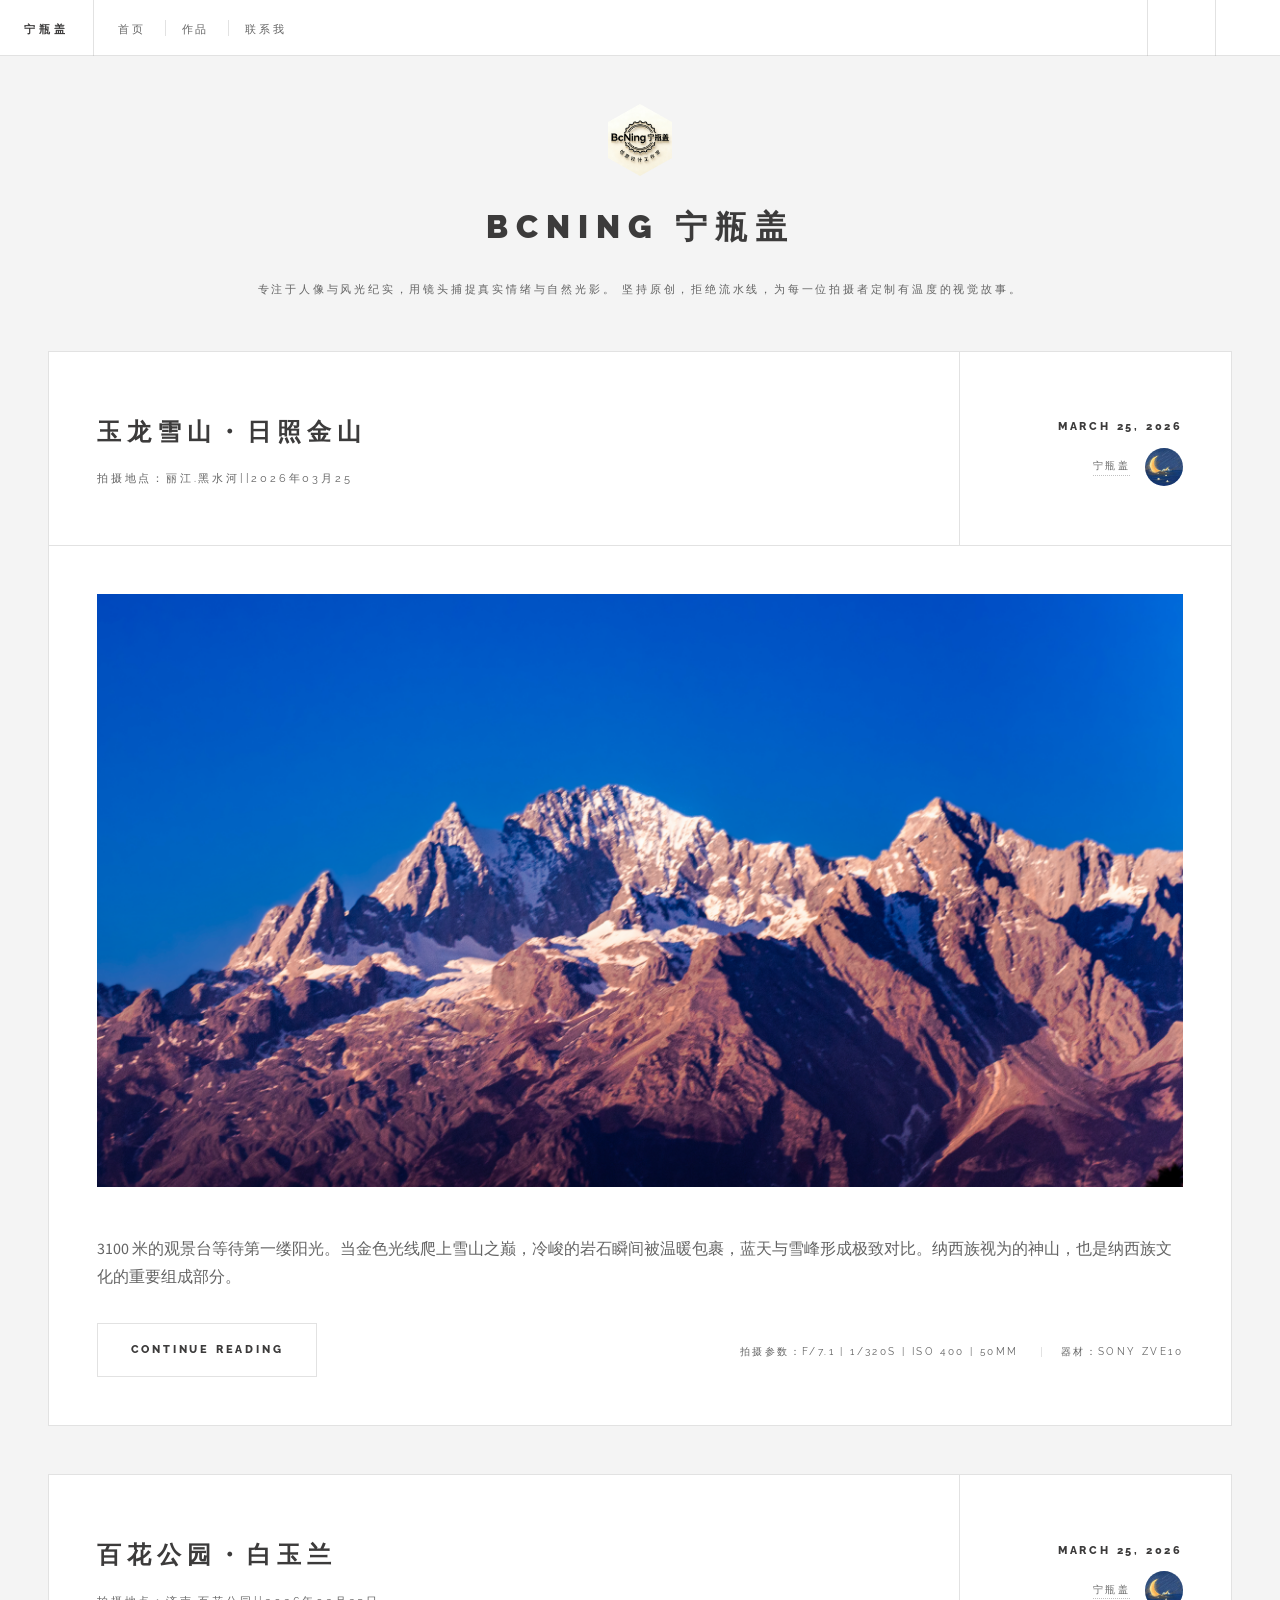
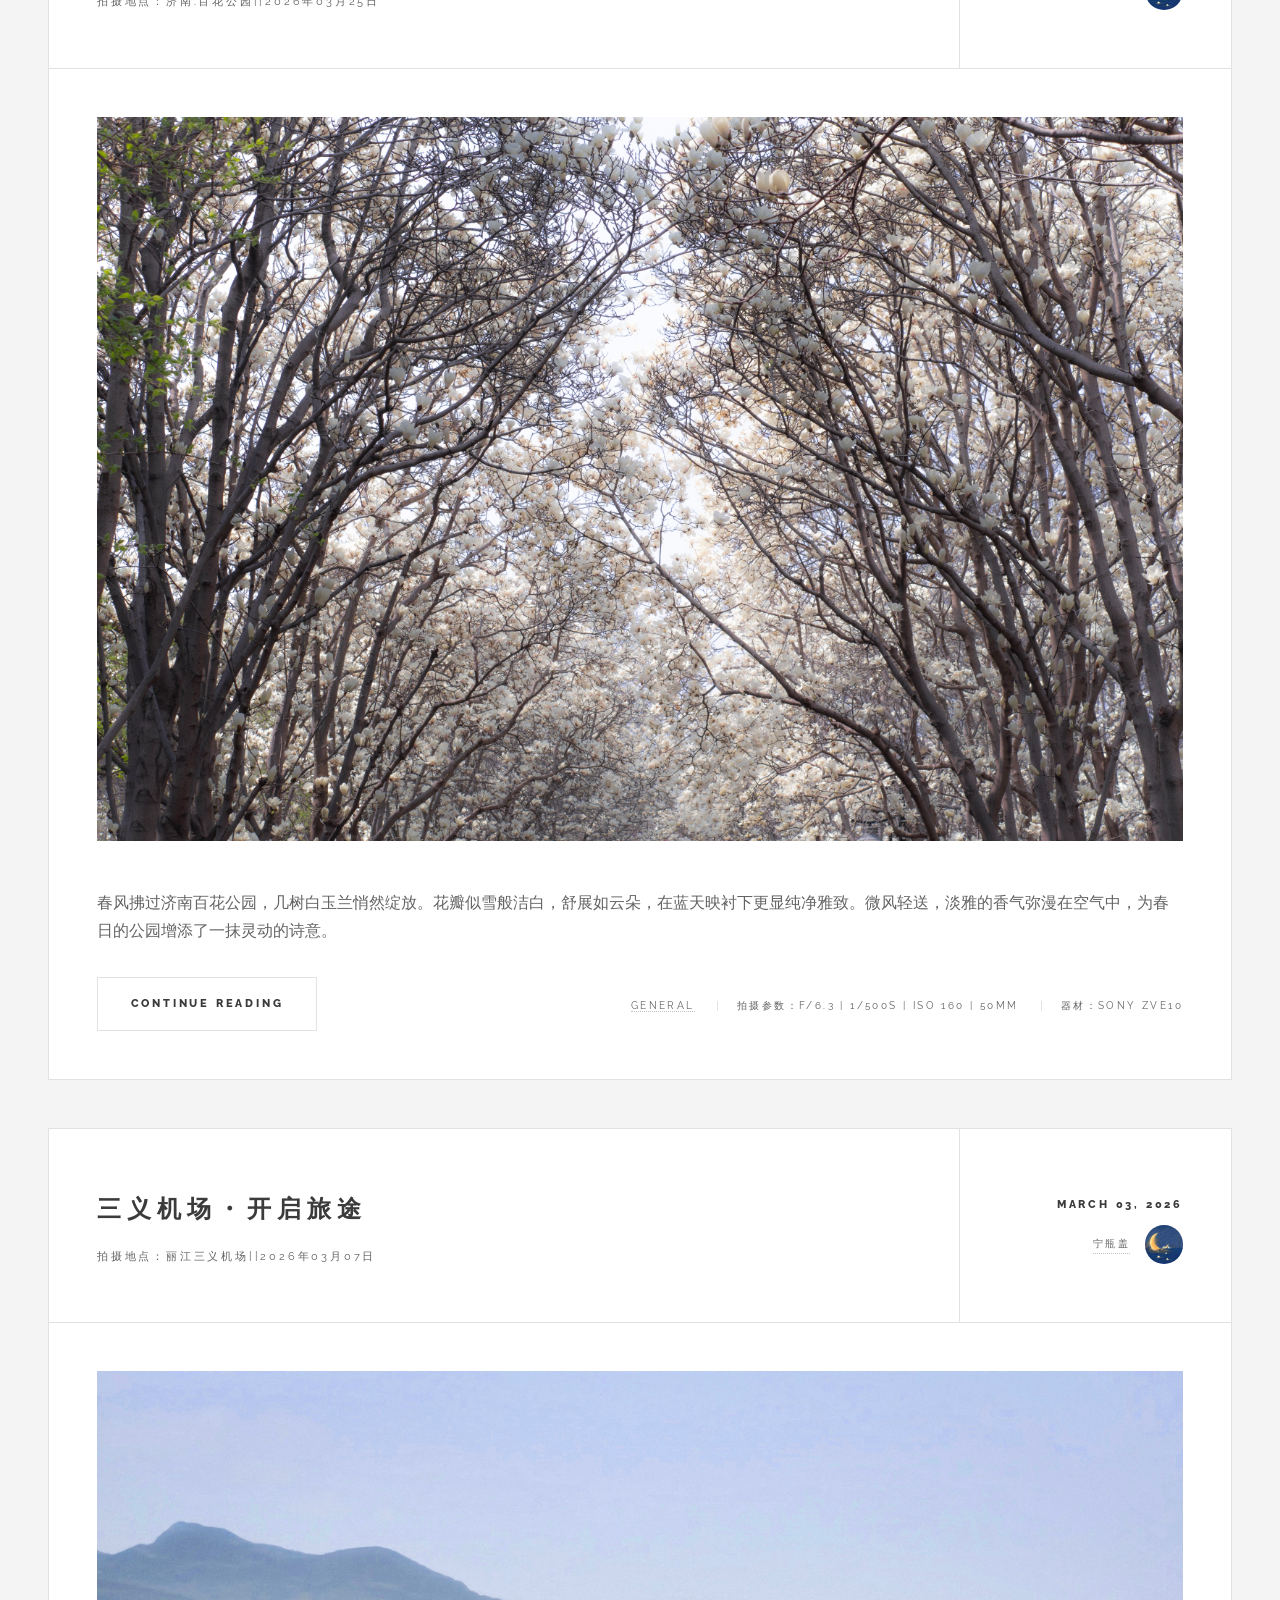
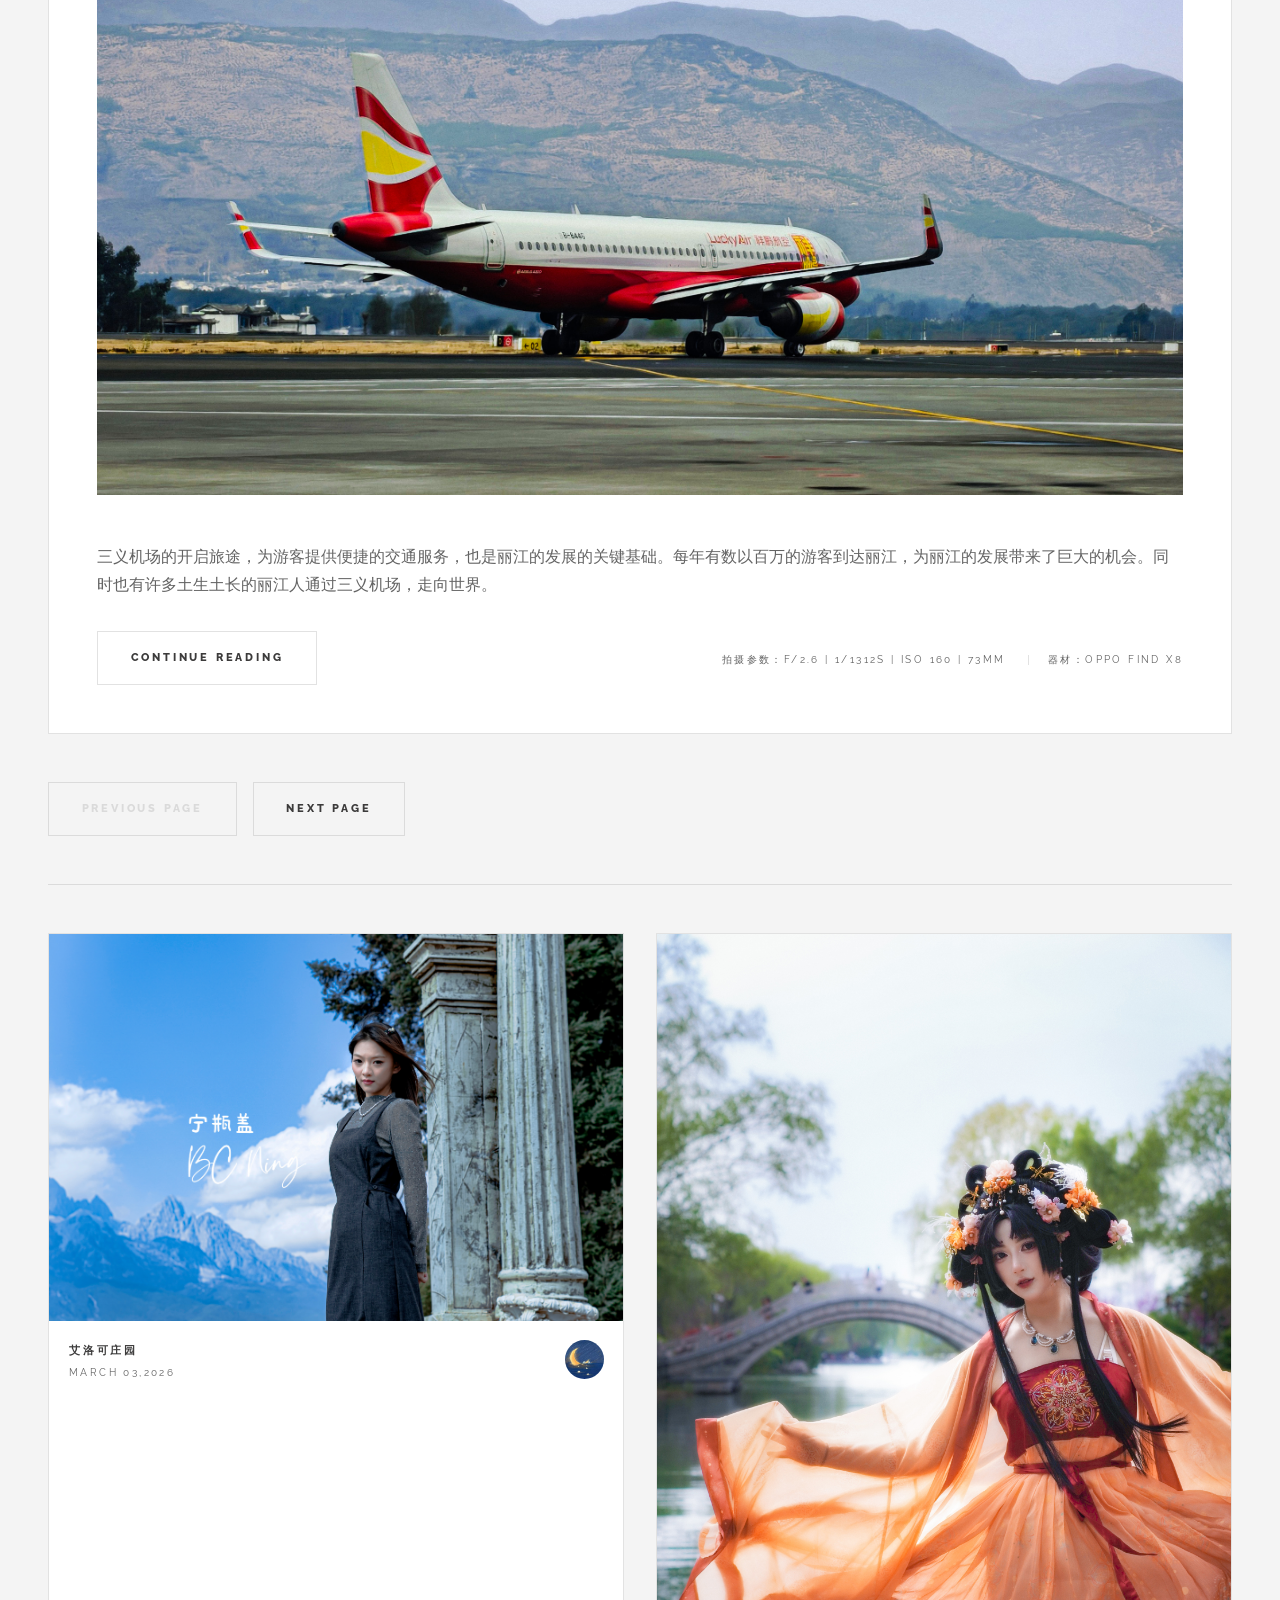
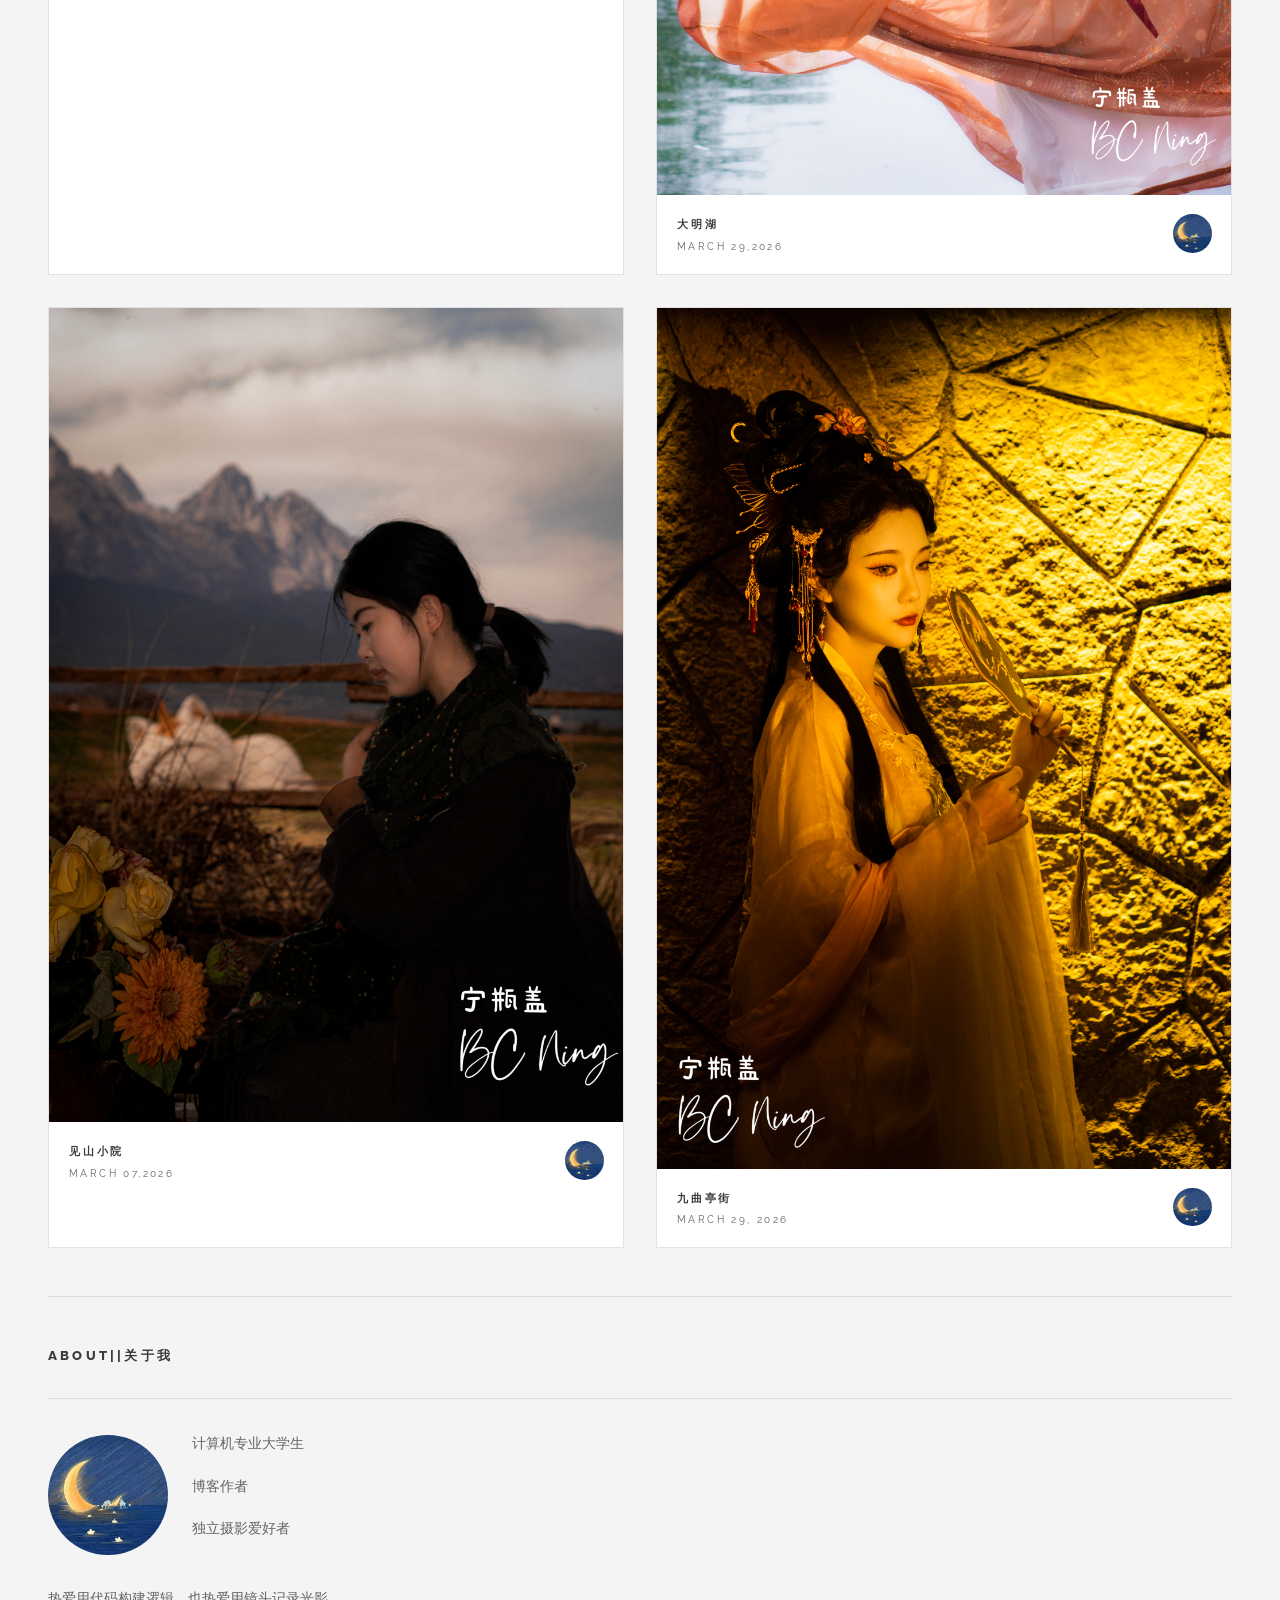
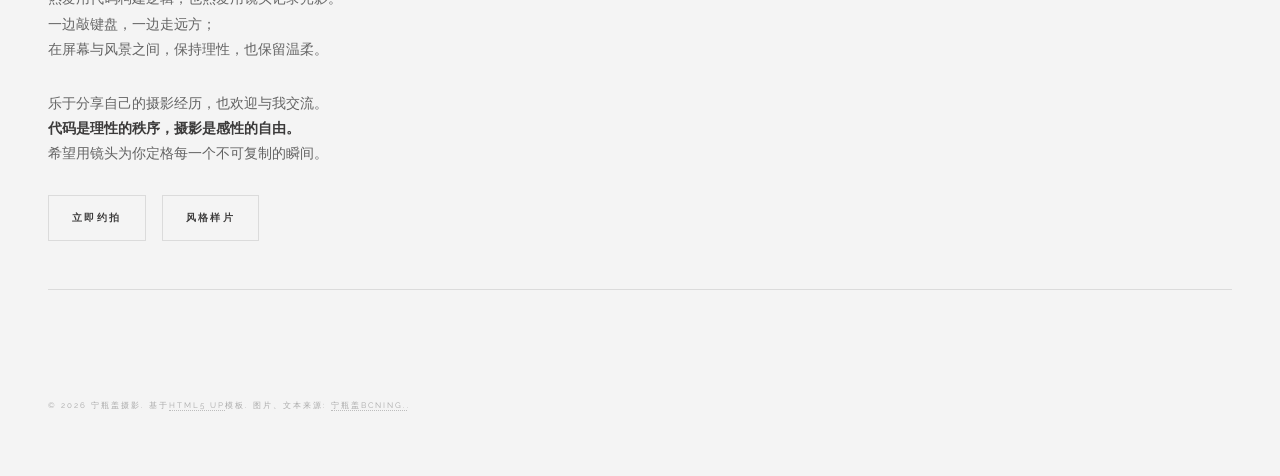
<file: html5up-future-imperfect/index.html>
<!DOCTYPE HTML>
<!--
	Future Imperfect by HTML5 UP
	html5up.net | @ajlkn
	Free for personal and commercial use under the CCA 3.0 license (html5up.net/license)
-->
<html>
	<head>
		<title>宁瓶盖摄影博客</title>
		<meta charset="utf-8" />
		<meta name="viewport" content="width=device-width, initial-scale=1, user-scalable=no" />
		<link rel="stylesheet" href="assets/css/main.css" />
		<link rel="stylesheet" href="https://cdnjs.cloudflare.com/ajax/libs/font-awesome/6.4.0/css/all.min.css">
	</head>
	<body class="is-preload">

		<!-- Wrapper 页面包裹器-->
			<div id="wrapper">

				<!-- Header 导航栏-->
					<header id="header">
						<h1><a href="index.html">宁瓶盖</a></h1>
						<nav class="links">
							<ul>
								<li><a href="#">首页</a></li>
								<li><a href="#">作品</a></li>
								<li><a href="#footer">联系我</a></li>
								<!-- <li><a href="#">Tempus</a></li>
								<li><a href="#">Adipiscing</a></li> -->
							</ul>
						</nav>
						<nav class="main">
							<ul>
								<li class="search">
									<a class="fa-search" href="#search">Search</a>
									<form id="search" method="get" action="#">
										<input type="text" name="query" placeholder="Search" />
									</form>
								</li>
								<li class="menu">
									<a class="fa-bars" href="#menu">Menu</a>
								</li>
							</ul>
						</nav>
					</header>

				<!-- Menu 菜单-->
					<section id="menu">

						<!-- Search 搜索-->
							<section>
								<form class="search" method="get" action="#">
									<input type="text" name="query" placeholder="Search(暂未开通)" />
								</form>
							</section>

						<!-- Links 连接-->
							<section>
								<ul class="links">
									<li>
										<a href="warning.html">
											<h3 class="icon solid fa-camera"> 约拍服务</h3>
											<p>详细价格与服务内容</p>
										</a>
									</li>
									<li>
										<a href="warning.html">
											<h3 class="icon solid fa-image"> 风格样片</h3>
											<p>查看我的风格样片</p>
										</a>
									</li>
									<li>
										<a href="warning.html">
											<h3 class="icon solid fa-phone"> 请联系我</h3>
											<p>获取我的联系方式</p>
										</a>
									</li>
									<li>
										<a href="warning.html">
											<h3 class="icon solid fa-info"> 更多模块</h3>
											<p>查看更多服务模块</p>
										</a>
									</li>
								</ul>
							</section>

						<!-- Actions 操作-->
							<section>
								<ul class="actions stacked">
									<li><a href="#" class="button large fit">立即约拍</a></li>
								</ul>
							</section>

					</section>

				<!-- Main 主要内容-->
					<div id="main">

						<!-- Post 文章-->
							<article class="post">
								<header>
									<div class="title">
										<h2><a href="warning.html">玉龙雪山・日照金山</a></h2>
										<p>拍摄地点：丽江.黑水河||2026年03月25</p>
									</div>
									<div class="meta">
										<time class="published" datetime="2026-03-25">March 25, 2026</time>
										<a href="#" class="author"><span class="name">宁瓶盖</span><img src="images/avatar.jpg" alt="" loading="lazy"/></spana>
									</div>
								</header>
								<a href="warning.html" class="image featured"><img src="images/pic01.jpg" alt="" loading="lazy" /></a>
								<p>  3100 米的观景台等待第一缕阳光。当金色光线爬上雪山之巅，冷峻的岩石瞬间被温暖包裹，蓝天与雪峰形成极致对比。纳西族视为的神山，也是纳西族文化的重要组成部分。</p>
								<footer>
									<ul class="actions">
										<li><a href="warning.html" class="button large">Continue Reading</a></li>
									</ul>
									<ul class="stats">
										<li><a href="#" class="icon solid fa-camera">拍摄参数：f/7.1 | 1/320s | ISO 400 | 50mm</a></li>
										<li><a href="#" class="icon solid fa-camera">器材：Sony Zve10</a></li>
									</ul>
								</footer>
							</article>

						<!-- Post 文章-->
							<article class="post">
								<header>
									<div class="title">
										<h2><a href="warning.html">百花公园・白玉兰</a></h2>
										<p>拍摄地点：济南.百花公园||2026年03月25日</p>
									</div>
									<div class="meta">
										<time class="published" datetime="2026-03-25">March 25, 2026</time>
										<a href="#" class="author"><span class="name">宁瓶盖</span><img src="images/avatar.jpg" alt="" loading="lazy"/></a>
									</div>
								</header>
								<a href="warning.html" class="image featured"><img src="images/pic02.jpg" alt="" loading="lazy" /></a>
								<p>  春风拂过济南百花公园，几树白玉兰悄然绽放。花瓣似雪般洁白，舒展如云朵，在蓝天映衬下更显纯净雅致。微风轻送，淡雅的香气弥漫在空气中，为春日的公园增添了一抹灵动的诗意。</p>
								<footer> 
									<ul class="actions">
										<li><a href="warning.html" class="button large">Continue Reading</a></li>
									</ul>
									<ul class="stats">
										<li><a href="#">General</a></li>
										<li><a href="#" class="icon solid fa-camera">拍摄参数：f/6.3 | 1/500s | ISO 160 | 50mm</a></li>
										<li><a href="#" class="icon solid fa-camera">器材：Sony Zve10</a></li>
									</ul>
								</footer>
							</article>

						<!-- Post 文章-->
							<article class="post">
								<header>
									<div class="title">
										<h2><a href="warning.html">三义机场・开启旅途</a></h2>
										<p>拍摄地点：丽江三义机场||2026年03月07日</p>
									</div>
									<div class="meta">
										<time class="published" datetime="2015-10-22">March 03, 2026</time>
										<a href="#" class="author"><span class="name">宁瓶盖</span><img src="images/avatar.jpg" alt="" loading="lazy"/></a>
									</div>
								</header>
								<a href="warning.html" class="image featured"><img src="images/pic03.jpg" alt="" /></a>
								<p>  三义机场的开启旅途，为游客提供便捷的交通服务，也是丽江的发展的关键基础。每年有数以百万的游客到达丽江，为丽江的发展带来了巨大的机会。同时也有许多土生土长的丽江人通过三义机场，走向世界。</p>
								<footer>
									<ul class="actions">
										<li><a href="warning.html" class="button large">Continue Reading</a></li>
									</ul>
									<ul class="stats">
										<li><a href="#" class="icon solid fa-camera">拍摄参数：f/2.6 | 1/1312s | ISO 160 | 73mm</a></li>
										<li><a href="#" class="icon solid fa-camera">器材：Oppo Find X8</a></li>
									</ul>
								</footer>
							</article>

						<!-- Post 文章-->
						<!--
							<article class="post">
								<header>
									<div class="title">
										<h2><a href="#">Elements</a></h2>
										<p>Lorem ipsum dolor amet nullam consequat etiam feugiat</p>
									</div>
									<div class="meta">
										<time class="published" datetime="2015-10-18">October 18, 2015</time>
										<a href="#" class="author"><span class="name">Jane Doe</span><img src="images/avatar.jpg" alt="" /></a>
									</div>
								</header>

								<section>
									<h3>Text</h3>
									<p>This is <b>bold</b> and this is <strong>strong</strong>. This is <i>italic</i> and this is <em>emphasized</em>.
									This is <sup>superscript</sup> text and this is <sub>subscript</sub> text.
									This is <u>underlined</u> and this is code: <code>for (;;) { ... }</code>. Finally, <a href="#">this is a link</a>.</p>
									<hr />
									<p>Nunc lacinia ante nunc ac lobortis. Interdum adipiscing gravida odio porttitor sem non mi integer non faucibus ornare mi ut ante amet placerat aliquet. Volutpat eu sed ante lacinia sapien lorem accumsan varius montes viverra nibh in adipiscing blandit tempus accumsan.</p>
									<hr />
									<h2>Heading Level 2</h2>
									<h3>Heading Level 3</h3>
									<h4>Heading Level 4</h4>
									<hr />
									<h4>Blockquote</h4>
									<blockquote>Fringilla nisl. Donec accumsan interdum nisi, quis tincidunt felis sagittis eget tempus euismod. Vestibulum ante ipsum primis in faucibus vestibulum. Blandit adipiscing eu felis iaculis volutpat ac adipiscing accumsan faucibus. Vestibulum ante ipsum primis in faucibus lorem ipsum dolor sit amet nullam adipiscing eu felis.</blockquote>
									<h4>Preformatted</h4>
									<pre><code>i = 0;

while (!deck.isInOrder()) {
  print 'Iteration ' + i;
  deck.shuffle();
  i++;
}

print 'It took ' + i + ' iterations to sort the deck.';</code></pre>
								</section>

								<section>
									<h3>Lists</h3>
									<div class="row">
										<div class="col-6 col-12-medium">
											<h4>Unordered</h4>
											<ul>
												<li>Dolor pulvinar etiam.</li>
												<li>Sagittis adipiscing.</li>
												<li>Felis enim feugiat.</li>
											</ul>
											<h4>Alternate</h4>
											<ul class="alt">
												<li>Dolor pulvinar etiam.</li>
												<li>Sagittis adipiscing.</li>
												<li>Felis enim feugiat.</li>
											</ul>
										</div>
										<div class="col-6 col-12-medium">
											<h4>Ordered</h4>
											<ol>
												<li>Dolor pulvinar etiam.</li>
												<li>Etiam vel felis viverra.</li>
												<li>Felis enim feugiat.</li>
												<li>Dolor pulvinar etiam.</li>
												<li>Etiam vel felis lorem.</li>
												<li>Felis enim et feugiat.</li>
											</ol>
											<h4>Icons</h4>
											<ul class="icons">
												<li><a href="#" class="icon brands fa-twitter"><span class="label">Twitter</span></a></li>
												<li><a href="#" class="icon brands fa-facebook-f"><span class="label">Facebook</span></a></li>
												<li><a href="#" class="icon brands fa-instagram"><span class="label">Instagram</span></a></li>
												<li><a href="#" class="icon brands fa-github"><span class="label">Github</span></a></li>
											</ul>
										</div>
									</div>
									<h3>Actions</h3>
									<div class="row">
										<div class="col-6 col-12-medium">
											<ul class="actions">
												<li><a href="#" class="button">Default</a></li>
												<li><a href="#" class="button">Default</a></li>
												<li><a href="#" class="button">Default</a></li>
											</ul>
											<ul class="actions small">
												<li><a href="#" class="button small">Small</a></li>
												<li><a href="#" class="button small">Small</a></li>
												<li><a href="#" class="button small">Small</a></li>
											</ul>
											<ul class="actions stacked">
												<li><a href="#" class="button">Default</a></li>
												<li><a href="#" class="button">Default</a></li>
												<li><a href="#" class="button">Default</a></li>
											</ul>
											<ul class="actions stacked">
												<li><a href="#" class="button small">Small</a></li>
												<li><a href="#" class="button small">Small</a></li>
												<li><a href="#" class="button small">Small</a></li>
											</ul>
										</div>
										<div class="col-6 col-12-medium">
											<ul class="actions stacked">
												<li><a href="#" class="button fit">Default</a></li>
												<li><a href="#" class="button fit">Default</a></li>
											</ul>
											<ul class="actions stacked">
												<li><a href="#" class="button small fit">Small</a></li>
												<li><a href="#" class="button small fit">Small</a></li>
											</ul>
										</div>
									</div>
								</section>

								<section>
									<h3>Table</h3>
									<h4>Default</h4>
									<div class="table-wrapper">
										<table>
											<thead>
												<tr>
													<th>Name</th>
													<th>Description</th>
													<th>Price</th>
												</tr>
											</thead>
											<tbody>
												<tr>
													<td>Item One</td>
													<td>Ante turpis integer aliquet porttitor.</td>
													<td>29.99</td>
												</tr>
												<tr>
													<td>Item Two</td>
													<td>Vis ac commodo adipiscing arcu aliquet.</td>
													<td>19.99</td>
												</tr>
												<tr>
													<td>Item Three</td>
													<td> Morbi faucibus arcu accumsan lorem.</td>
													<td>29.99</td>
												</tr>
												<tr>
													<td>Item Four</td>
													<td>Vitae integer tempus condimentum.</td>
													<td>19.99</td>
												</tr>
												<tr>
													<td>Item Five</td>
													<td>Ante turpis integer aliquet porttitor.</td>
													<td>29.99</td>
												</tr>
											</tbody>
											<tfoot>
												<tr>
													<td colspan="2"></td>
													<td>100.00</td>
												</tr>
											</tfoot>
										</table>
									</div>

									<h4>Alternate</h4>
									<div class="table-wrapper">
										<table class="alt">
											<thead>
												<tr>
													<th>Name</th>
													<th>Description</th>
													<th>Price</th>
												</tr>
											</thead>
											<tbody>
												<tr>
													<td>Item One</td>
													<td>Ante turpis integer aliquet porttitor.</td>
													<td>29.99</td>
												</tr>
												<tr>
													<td>Item Two</td>
													<td>Vis ac commodo adipiscing arcu aliquet.</td>
													<td>19.99</td>
												</tr>
												<tr>
													<td>Item Three</td>
													<td> Morbi faucibus arcu accumsan lorem.</td>
													<td>29.99</td>
												</tr>
												<tr>
													<td>Item Four</td>
													<td>Vitae integer tempus condimentum.</td>
													<td>19.99</td>
												</tr>
												<tr>
													<td>Item Five</td>
													<td>Ante turpis integer aliquet porttitor.</td>
													<td>29.99</td>
												</tr>
											</tbody>
											<tfoot>
												<tr>
													<td colspan="2"></td>
													<td>100.00</td>
												</tr>
											</tfoot>
										</table>
									</div>
								</section>

								<section>
									<h3>Buttons</h3>
									<ul class="actions">
										<li><a href="#" class="button large">Large</a></li>
										<li><a href="#" class="button">Default</a></li>
										<li><a href="#" class="button small">Small</a></li>
									</ul>
									<ul class="actions fit">
										<li><a href="#" class="button fit">Fit</a></li>
										<li><a href="#" class="button fit">Fit</a></li>
										<li><a href="#" class="button fit">Fit</a></li>
									</ul>
									<ul class="actions fit small">
										<li><a href="#" class="button fit small">Fit + Small</a></li>
										<li><a href="#" class="button fit small">Fit + Small</a></li>
										<li><a href="#" class="button fit small">Fit + Small</a></li>
									</ul>
									<ul class="actions">
										<li><a href="#" class="button icon solid fa-download">Icon</a></li>
										<li><a href="#" class="button icon solid fa-upload">Icon</a></li>
										<li><a href="#" class="button icon solid fa-save">Icon</a></li>
									</ul>
									<ul class="actions">
										<li><span class="button disabled">Disabled</span></li>
										<li><span class="button disabled icon solid fa-download">Disabled</span></li>
									</ul>
								</section>

								<section>
									<h3>Form</h3>
									<form method="post" action="#">
										<div class="row gtr-uniform">
											<div class="col-6 col-12-xsmall">
												<input type="text" name="demo-name" id="demo-name" value="" placeholder="Name" />
											</div>
											<div class="col-6 col-12-xsmall">
												<input type="email" name="demo-email" id="demo-email" value="" placeholder="Email" />
											</div>
											<div class="col-12">
												<select name="demo-category" id="demo-category">
													<option value="">- Category -</option>
													<option value="1">Manufacturing</option>
													<option value="1">Shipping</option>
													<option value="1">Administration</option>
													<option value="1">Human Resources</option>
												</select>
											</div>
											<div class="col-4 col-12-small">
												<input type="radio" id="demo-priority-low" name="demo-priority" checked>
												<label for="demo-priority-low">Low</label>
											</div>
											<div class="col-4 col-12-small">
												<input type="radio" id="demo-priority-normal" name="demo-priority">
												<label for="demo-priority-normal">Normal</label>
											</div>
											<div class="col-4 col-12-small">
												<input type="radio" id="demo-priority-high" name="demo-priority">
												<label for="demo-priority-high">High</label>
											</div>
											<div class="col-6 col-12-small">
												<input type="checkbox" id="demo-copy" name="demo-copy">
												<label for="demo-copy">Email me a copy</label>
											</div>
											<div class="col-6 col-12-small">
												<input type="checkbox" id="demo-human" name="demo-human" checked>
												<label for="demo-human">Not a robot</label>
											</div>
											<div class="col-12">
												<textarea name="demo-message" id="demo-message" placeholder="Enter your message" rows="6"></textarea>
											</div>
											<div class="col-12">
												<ul class="actions">
													<li><input type="submit" value="Send Message" /></li>
													<li><input type="reset" value="Reset" /></li>
												</ul>
											</div>
										</div>
									</form>
								</section>

								<section>
									<h3>Image</h3>
									<h4>Fit</h4>
									<div class="box alt">
										<div class="row gtr-uniform">
											<div class="col-12"><span class="image fit"><img src="images/pic02.jpg" alt="" /></span></div>
											<div class="col-4"><span class="image fit"><img src="images/pic04.jpg" alt="" /></span></div>
											<div class="col-4"><span class="image fit"><img src="images/pic05.jpg" alt="" /></span></div>
											<div class="col-4"><span class="image fit"><img src="images/pic06.jpg" alt="" /></span></div>
											<div class="col-4"><span class="image fit"><img src="images/pic06.jpg" alt="" /></span></div>
											<div class="col-4"><span class="image fit"><img src="images/pic04.jpg" alt="" /></span></div>
											<div class="col-4"><span class="image fit"><img src="images/pic05.jpg" alt="" /></span></div>
											<div class="col-4"><span class="image fit"><img src="images/pic05.jpg" alt="" /></span></div>
											<div class="col-4"><span class="image fit"><img src="images/pic06.jpg" alt="" /></span></div>
											<div class="col-4"><span class="image fit"><img src="images/pic04.jpg" alt="" /></span></div>
										</div>
									</div>
									<h4>Left &amp; Right</h4>
									<p><span class="image left"><img src="images/pic07.jpg" alt="" /></span>Fringilla nisl. Donec accumsan interdum nisi, quis tincidunt felis sagittis eget. tempus euismod. Vestibulum ante ipsum primis in faucibus vestibulum. Blandit adipiscing eu felis iaculis volutpat ac adipiscing accumsan eu faucibus. Integer ac pellentesque praesent tincidunt felis sagittis eget. tempus euismod. Vestibulum ante ipsum primis in faucibus vestibulum. Blandit adipiscing eu felis iaculis volutpat ac adipiscing accumsan eu faucibus. Integer ac pellentesque praesent. Donec accumsan interdum nisi, quis tincidunt felis sagittis eget. tempus euismod. Vestibulum ante ipsum primis in faucibus vestibulum. Blandit adipiscing eu felis iaculis volutpat ac adipiscing accumsan eu faucibus. Integer ac pellentesque praesent tincidunt felis sagittis eget. tempus euismod. Vestibulum ante ipsum primis in faucibus vestibulum. Blandit adipiscing eu felis iaculis volutpat ac adipiscing accumsan eu faucibus. Integer ac pellentesque praesent. Blandit adipiscing eu felis iaculis volutpat ac adipiscing accumsan eu faucibus. Integer ac pellentesque praesent tincidunt felis sagittis eget. tempus euismod. Vestibulum ante ipsum primis in faucibus vestibulum. Blandit adipiscing eu felis iaculis volutpat ac adipiscing accumsan eu faucibus. Integer ac pellentesque praesent.</p>
									<p><span class="image right"><img src="images/pic04.jpg" alt="" /></span>Fringilla nisl. Donec accumsan interdum nisi, quis tincidunt felis sagittis eget. tempus euismod. Vestibulum ante ipsum primis in faucibus vestibulum. Blandit adipiscing eu felis iaculis volutpat ac adipiscing accumsan eu faucibus. Integer ac pellentesque praesent tincidunt felis sagittis eget. tempus euismod. Vestibulum ante ipsum primis in faucibus vestibulum. Blandit adipiscing eu felis iaculis volutpat ac adipiscing accumsan eu faucibus. Integer ac pellentesque praesent. Donec accumsan interdum nisi, quis tincidunt felis sagittis eget. tempus euismod. Vestibulum ante ipsum primis in faucibus vestibulum. Blandit adipiscing eu felis iaculis volutpat ac adipiscing accumsan eu faucibus. Integer ac pellentesque praesent tincidunt felis sagittis eget. tempus euismod. Vestibulum ante ipsum primis in faucibus vestibulum. Blandit adipiscing eu felis iaculis volutpat ac adipiscing accumsan eu faucibus. Integer ac pellentesque praesent. Blandit adipiscing eu felis iaculis volutpat ac adipiscing accumsan eu faucibus. Integer ac pellentesque praesent tincidunt felis sagittis eget. tempus euismod. Vestibulum ante ipsum primis in faucibus vestibulum. Blandit adipiscing eu felis iaculis volutpat ac adipiscing accumsan eu faucibus. Integer ac pellentesque praesent.</p>
								</section>

							</article>
						-->

						<!-- Pagination -->
							<ul class="actions pagination">
								<li><a href="" class="disabled button large previous">Previous Page</a></li>
								<li><a href="#" class="button large next">Next Page</a></li>
							</ul>

					</div>

				<!-- Sidebar -->
					<section id="sidebar">

						<!-- Intro -->
							<section id="intro">
								<a href="#" class="logo"><img src="images/logo.png" alt="" /></a>
								<header>
									<h2>BcNing 宁瓶盖 </h2>
									<p>专注于人像与风光纪实，用镜头捕捉真实情绪与自然光影。
									坚持原创，拒绝流水线，为每一位拍摄者定制有温度的视觉故事。 <a href="http://html5up.net"></a></p>
								</header>
							</section>

						<!-- Mini Posts -->
							<section>
								<div class="mini-posts">
									
									<!-- Mini Post -->
										<article class="mini-post">
											<header>
												<h3><a href="warning.html">艾洛可庄园</a></h3>
												<time class="published" datetime="2015-10-20">March 03,2026</time>
												<a href="#" class="author"><img src="images/avatar.jpg" alt="" loading="lazy" /></a>
											</header>
											<a href="warning.html" class="image"><img src="images/pic04.jpg" alt="" loading="lazy" /></a>
										</article>

									<!-- Mini Post -->
										<article class="mini-post">
											<header>
												<h3><a href="warning.html">大明湖</a></h3>
												<time class="published" datetime="2015-10-19">March 29,2026</time>
												<a href="#" class="author"><img src="images/avatar.jpg" alt="" loading="lazy" /></a>
											</header>
											<a href="warning.html" class="image"><img src="images/pic05.jpg" alt="" loading="lazy" /></a>
										</article>

									<!-- Mini Post -->
										<article class="mini-post">
											<header>
												<h3><a href="warning.html">见山小院</a></h3>
												<time class="published" datetime="2015-10-18">March 07,2026</time>
												<a href="#" class="author"><img src="images/avatar.jpg" alt="" loading="lazy" /></a>
											</header>
											<a href="warning.html" class="image"><img src="images/pic06.jpg" alt="" loading="lazy" /></a>
										</article>

									<!-- Mini Post -->
										<article class="mini-post">
											<header>
												<h3><a href="warning.html">九曲亭街</a></h3>
												<time class="published" datetime="2026-03-29">March 29, 2026</time>
												<a href="#" class="author"><img src="images/avatar.jpg" alt="" loading="lazy" /></a>
											</header>
											<a href="warning.html" class="image"><img src="images/pic07.jpg" alt="" loading="lazy" /></a>
										</article>

								</div>
							</section>

						<!-- Posts List -->
							<!-- <section> 
								<ul class="posts">
									<li>
										<article>
											<header>
												<h3><a href="single.html">Lorem ipsum fermentum ut nisl vitae</a></h3>
												<time class="published" datetime="2015-10-20">October 20, 2015</time>
											</header>
											<a href="single.html" class="image"><img src="images/pic08.jpg" alt="" /></a>
										</article>
									</li>
									<li>
										<article>
											<header>
												<h3><a href="single.html">Convallis maximus nisl mattis nunc id lorem</a></h3>
												<time class="published" datetime="2015-10-15">October 15, 2015</time>
											</header>
											<a href="single.html" class="image"><img src="images/pic09.jpg" alt="" /></a>
										</article>
									</li>
									<li>
										<article>
											<header>
												<h3><a href="single.html">Euismod amet placerat vivamus porttitor</a></h3>
												<time class="published" datetime="2015-10-10">October 10, 2015</time>
											</header>
											<a href="single.html" class="image"><img src="images/pic10.jpg" alt="" /></a>
										</article>
									</li>
									<li>
										<article>
											<header>
												<h3><a href="single.html">Magna enim accumsan tortor cursus ultricies</a></h3>
												<time class="published" datetime="2015-10-08">October 8, 2015</time>
											</header>
											<a href="single.html" class="image"><img src="images/pic11.jpg" alt="" /></a>
										</article>
									</li>
									<li>
										<article>
											<header>
												<h3><a href="single.html">Congue ullam corper lorem ipsum dolor</a></h3>
												<time class="published" datetime="2015-10-06">October 7, 2015</time>
											</header>
											<a href="single.html" class="image"><img src="images/pic12.jpg" alt="" /></a>
										</article>
									</li>
								</ul>
							</section>-->
						

						<!-- About -->
							<section class="blurb">
								<h2>About||关于我</h2><hr>
								<div class="about-content">
									<span class="image left">
										<img src="images/avatar.jpg" alt="宁瓶盖" style="border-radius: 50%; width:120px; height:120px;" />
									</span>
									<p class="icon solid fa-user" style="margin-bottom: 1.2em;"> 计算机专业大学生</p>
									<p class="icon solid fa-file" style="margin-bottom: 1.2em;"> 博客作者</p>
									<p class="icon solid fa-camera" style="margin-bottom: 1.2em;"> 独立摄影爱好者</p>
									<br>
								</div>
								<p>热爱用代码构建逻辑，也热爱用镜头记录光影。<br>
									一边敲键盘，一边走远方；<br>
									在屏幕与风景之间，保持理性，也保留温柔。</p>
								
								<p>乐于分享自己的摄影经历，也欢迎与我交流。<br>
									<strong>代码是理性的秩序，摄影是感性的自由。</strong><br>
									希望用镜头为你定格每一个不可复制的瞬间。
								</p>
								<ul class="actions">
									<li><a href="warning.html" class="button">立即约拍</a></li>
									<li><a href="warning.html" class="button">风格样片</a></li>
								</ul>
							</section>

						<!-- Footer -->
							<section id="footer">
								<ul class="icons">
									<li><a href="https://www.douyin.com/user/MS4wLjABAAAA-Vx_Pc3Gg1fpgDdlfZ_1J9Tox1MDQTNfzLSD-_9teddIQJhou-FQ1a697UxMcniD?from_tab_name=main" class="icon brands fa-tiktok"><span class="label">TikTok</span></a></li>
									<li><a href="" class="icon brands fa-qq"><span class="label">QQ</span></a></li>
									<li><a href="#" class="icon brands fa-weixin"><span class="label">Weixin</span></a></li>
									<li><a href="https://github.com/Aimemddy/bcing-photo" class="icon brands fa-github"><span class="label">Github</span></a></li>
									<li><a href="https://space.bilibili.com/3493130160572972?spm_id_from=333.337.0.0" class="icon brands fa-bilibili"><span class="label">Blog</span></a></li>								</ul>
							
								<p class="copyright">&copy; 2026 宁瓶盖摄影. 基于<a href="http://html5up.net">HTML5 UP</a>模板. 图片、文本来源: <a href="https://www.douyin.com/user/MS4wLjABAAAA-Vx_Pc3Gg1fpgDdlfZ_1J9Tox1MDQTNfzLSD-_9teddIQJhou-FQ1a697UxMcniD?from_tab_name=main">宁瓶盖bcning.</a>.</p>
							</section>

					</section>

			</div>

		<!-- Scripts -->
			<script src="assets/js/jquery.min.js"></script>
			<script src="assets/js/browser.min.js"></script>
			<script src="assets/js/breakpoints.min.js"></script>
			<script src="assets/js/util.js"></script>
			<script src="assets/js/main.js"></script>

	</body>
</html>
</file>
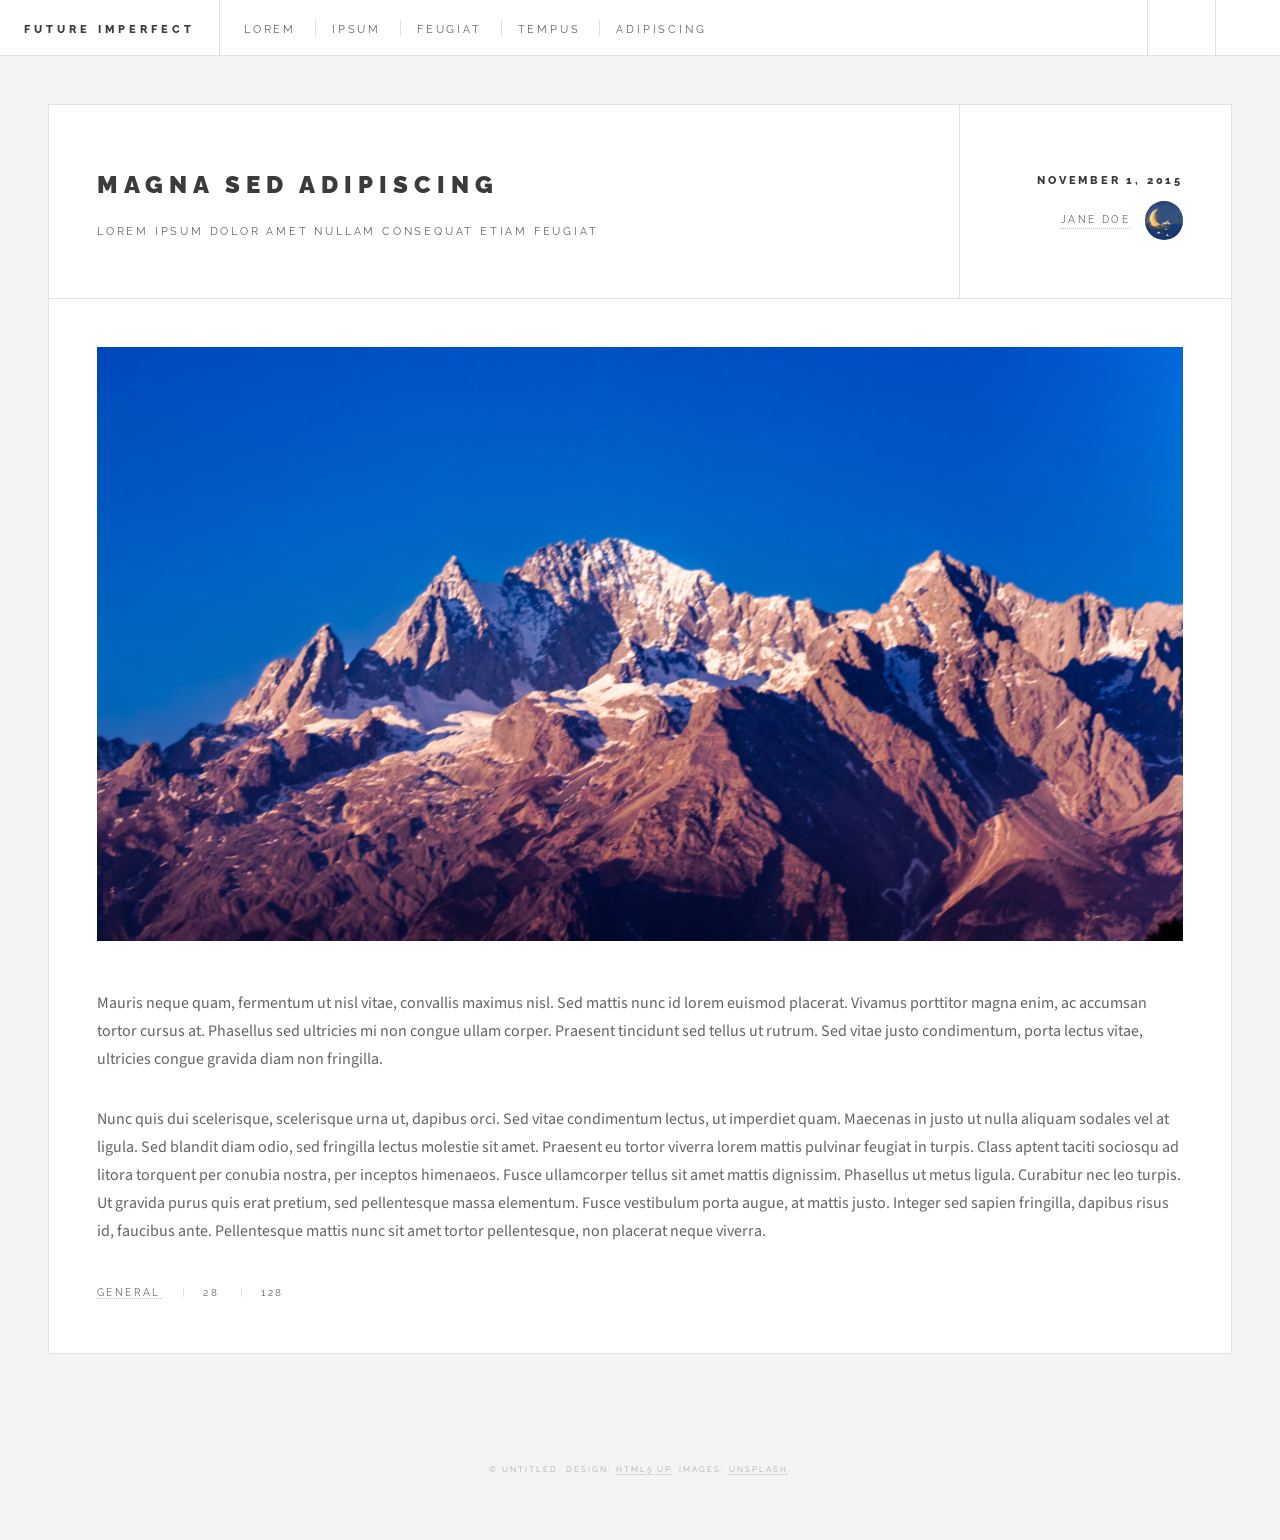
<file: html5up-future-imperfect/single.html>
<!DOCTYPE HTML>
<!--
	Future Imperfect by HTML5 UP
	html5up.net | @ajlkn
	Free for personal and commercial use under the CCA 3.0 license (html5up.net/license)
-->
<html>

<head>
	<title>宁瓶盖摄影博客</title>
	<meta charset="utf-8" />
	<meta name="viewport" content="width=device-width, initial-scale=1, user-scalable=no" />
	<link rel="stylesheet" href="assets/css/main.css" />
	<link rel="stylesheet" href="https://cdnjs.cloudflare.com/ajax/libs/font-awesome/6.4.0/css/all.min.css">
</head>

<body class="single is-preload">

	<!-- Wrapper -->
	<div id="wrapper">

		<!-- Header -->
		<header id="header">
			<h1><a href="index.html">Future Imperfect</a></h1>
			<nav class="links">
				<ul>
					<li><a href="#">Lorem</a></li>
					<li><a href="#">Ipsum</a></li>
					<li><a href="#">Feugiat</a></li>
					<li><a href="#">Tempus</a></li>
					<li><a href="#">Adipiscing</a></li>
				</ul>
			</nav>
			<nav class="main">
				<ul>
					<li class="search">
						<a class="fa-search" href="#search">Search</a>
						<form id="search" method="get" action="#">
							<input type="text" name="query" placeholder="Search" />
						</form>
					</li>
					<li class="menu">
						<a class="fa-bars" href="#menu">Menu</a>
					</li>
				</ul>
			</nav>
		</header>

		<!-- Menu -->
		<section id="menu">

			<!-- Search -->
			<section>
				<form class="search" method="get" action="#">
					<input type="text" name="query" placeholder="Search" />
				</form>
			</section>

			<!-- Links -->
			<section>
				<ul class="links">
					<li>
						<a href="#">
							<h3>Lorem ipsum</h3>
							<p>Feugiat tempus veroeros dolor</p>
						</a>
					</li>
					<li>
						<a href="#">
							<h3>Dolor sit amet</h3>
							<p>Sed vitae justo condimentum</p>
						</a>
					</li>
					<li>
						<a href="#">
							<h3>Feugiat veroeros</h3>
							<p>Phasellus sed ultricies mi congue</p>
						</a>
					</li>
					<li>
						<a href="#">
							<h3>Etiam sed consequat</h3>
							<p>Porta lectus amet ultricies</p>
						</a>
					</li>
				</ul>
			</section>

			<!-- Actions -->
			<section>
				<ul class="actions stacked">
					<li><a href="#" class="button large fit">Log In</a></li>
				</ul>
			</section>

		</section>

		<!-- Main -->
		<div id="main">

			<!-- Post -->
			<article class="post">
				<header>
					<div class="title">
						<h2><a href="#">Magna sed adipiscing</a></h2>
						<p>Lorem ipsum dolor amet nullam consequat etiam feugiat</p>
					</div>
					<div class="meta">
						<time class="published" datetime="2015-11-01">November 1, 2015</time>
						<a href="#" class="author"><span class="name">Jane Doe</span><img src="images/avatar.jpg"
								alt="" /></a>
					</div>
				</header>
				<span class="image featured"><img src="images/pic01.jpg" alt="" /></span>
				<p>Mauris neque quam, fermentum ut nisl vitae, convallis maximus nisl. Sed mattis nunc id lorem euismod
					placerat. Vivamus porttitor magna enim, ac accumsan tortor cursus at. Phasellus sed ultricies mi non
					congue ullam corper. Praesent tincidunt sed tellus ut rutrum. Sed vitae justo condimentum, porta
					lectus vitae, ultricies congue gravida diam non fringilla.</p>
				<p>Nunc quis dui scelerisque, scelerisque urna ut, dapibus orci. Sed vitae condimentum lectus, ut
					imperdiet quam. Maecenas in justo ut nulla aliquam sodales vel at ligula. Sed blandit diam odio, sed
					fringilla lectus molestie sit amet. Praesent eu tortor viverra lorem mattis pulvinar feugiat in
					turpis. Class aptent taciti sociosqu ad litora torquent per conubia nostra, per inceptos himenaeos.
					Fusce ullamcorper tellus sit amet mattis dignissim. Phasellus ut metus ligula. Curabitur nec leo
					turpis. Ut gravida purus quis erat pretium, sed pellentesque massa elementum. Fusce vestibulum porta
					augue, at mattis justo. Integer sed sapien fringilla, dapibus risus id, faucibus ante. Pellentesque
					mattis nunc sit amet tortor pellentesque, non placerat neque viverra. </p>
				<footer>
					<ul class="stats">
						<li><a href="#">General</a></li>
						<li><a href="#" class="icon solid fa-heart">28</a></li>
						<li><a href="#" class="icon solid fa-comment">128</a></li>
					</ul>
				</footer>
			</article>

		</div>

		<!-- Footer -->
		<section id="footer">
			<ul class="icons">
				<li><a href="#" class="icon brands fa-twitter"><span class="label">Twitter</span></a></li>
				<li><a href="#" class="icon brands fa-facebook-f"><span class="label">Facebook</span></a></li>
				<li><a href="#" class="icon brands fa-instagram"><span class="label">Instagram</span></a></li>
				<li><a href="#" class="icon solid fa-rss"><span class="label">RSS</span></a></li>
				<li><a href="#" class="icon solid fa-envelope"><span class="label">Email</span></a></li>
			</ul>
			<p class="copyright">&copy; Untitled. Design: <a href="http://html5up.net">HTML5 UP</a>. Images: <a
					href="http://unsplash.com">Unsplash</a>.</p>
		</section>

	</div>

	<!-- Scripts -->
	<script src="assets/js/jquery.min.js"></script>
	<script src="assets/js/browser.min.js"></script>
	<script src="assets/js/breakpoints.min.js"></script>
	<script src="assets/js/util.js"></script>
	<script src="assets/js/main.js"></script>

</body>

</html>
</file>
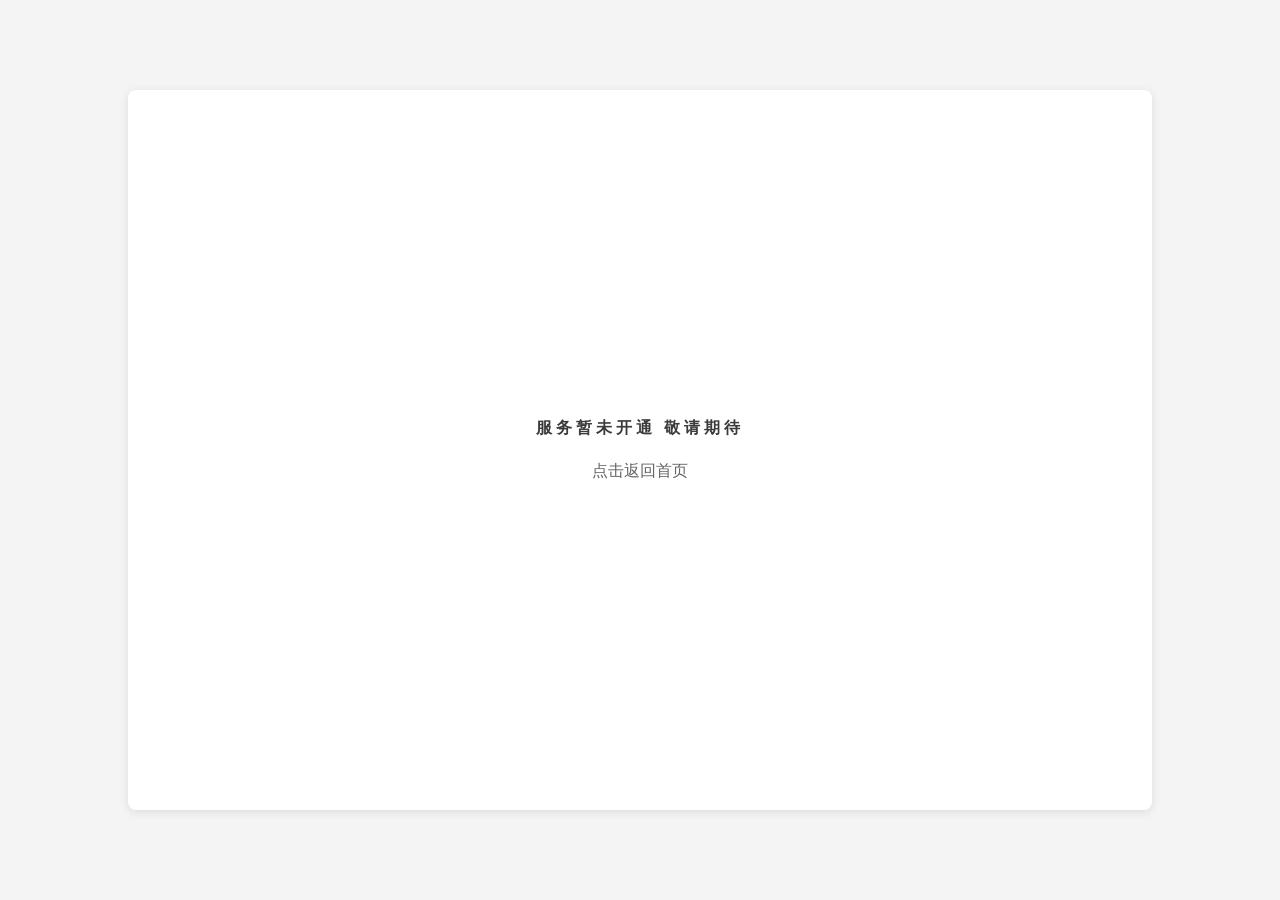
<file: html5up-future-imperfect/warning.html>
<!DOCTYPE html>
<html lang="en">

<head>
    <title>宁瓶盖摄影博客</title>
    <meta charset="utf-8" />
    <meta name="viewport" content="width=device-width, initial-scale=1, user-scalable=no" />
    <link rel="stylesheet" href="assets/css/main.css" />
    <link rel="stylesheet" href="https://cdnjs.cloudflare.com/ajax/libs/font-awesome/6.4.0/css/all.min.css">
    <style>
        /* 全局样式重置和基础设置 */
        body,
        html {
            margin: 0;
            padding: 0;
            height: 100%;
            /* 确保高度占满全屏 */
        }

        body {
            display: flex;
            justify-content: center;
            align-items: center;
        }

        div {
            width: 80%;
            height: 80%;
            /* 可选：限制最大宽度，提高大屏幕显示效果 */
            padding: 40px;
            /* 增加内边距，使内容更舒适 */
            background-color: #ffffff;
            border-radius: 8px;
            /* 可选：添加圆角，提升视觉效果 */
            box-shadow: 0 2px 10px rgba(0, 0, 0, 0.1);
            /* 可选：添加阴影，增强层次感 */
            display: flex;
            flex-direction: column;
            justify-content: center;
            align-items: center;
            text-align: center;
        }
    </style>

</head>

<body>
    <div>
        <h1>服务暂未开通 敬请期待</h1>
        <a href="index.html" class="icon solid fa-home"> 点击返回首页</a>
    </div>
</body>

</html>
</file>
<file: html5up-future-imperfect/assets/css/main.css>
@import url("https://fonts.googleapis.com/css?family=Source+Sans+Pro:400,700|Raleway:400,800,900");

/*
	Future Imperfect by HTML5 UP
	html5up.net | @ajlkn
	Free for personal and commercial use under the CCA 3.0 license (html5up.net/license)
*/

html, body, div, span, applet, object,
iframe, h1, h2, h3, h4, h5, h6, p, blockquote,
pre, a, abbr, acronym, address, big, cite,
code, del, dfn, em, img, ins, kbd, q, s, samp,
small, strike, strong, sub, sup, tt, var, b,
u, i, center, dl, dt, dd, ol, ul, li, fieldset,
form, label, legend, table, caption, tbody,
tfoot, thead, tr, th, td, article, aside,
canvas, details, embed, figure, figcaption,
footer, header, hgroup, menu, nav, output, ruby,
section, summary, time, mark, audio, video {
	margin: 0;
	padding: 0;
	border: 0;
	font-size: 100%;
	font: inherit;
	vertical-align: baseline;}

article, aside, details, figcaption, figure,
footer, header, hgroup, menu, nav, section {
	display: block;}

body {
	line-height: 1;
}

ol, ul {
	list-style: none;
}

blockquote, q {
	quotes: none;
}

	blockquote:before, blockquote:after, q:before, q:after {
		content: '';
		content: none;
	}

table {
	border-collapse: collapse;
	border-spacing: 0;
}

body {
	-webkit-text-size-adjust: none;
}

mark {
	background-color: transparent;
	color: inherit;
}

input::-moz-focus-inner {
	border: 0;
	padding: 0;
}

input, select, textarea {
	-moz-appearance: none;
	-webkit-appearance: none;
	-ms-appearance: none;
	appearance: none;
}

/* Basic */

	@-ms-viewport {
		width: device-width;
	}

	body {
		-ms-overflow-style: scrollbar;
	}

	@media screen and (max-width: 480px) {

		html, body {
			min-width: 320px;
		}

	}

	html {
		box-sizing: border-box;
	}

	*, *:before, *:after {
		box-sizing: inherit;
	}

	body {
		background: #f4f4f4;
	}

		body.is-preload *, body.is-preload *:before, body.is-preload *:after {
			-moz-animation: none !important;
			-webkit-animation: none !important;
			-ms-animation: none !important;
			animation: none !important;
			-moz-transition: none !important;
			-webkit-transition: none !important;
			-ms-transition: none !important;
			transition: none !important;
		}

/* Type */

	body, input, select, textarea {
		color: #646464;
		font-family: "Source Sans Pro", Helvetica, sans-serif;
		font-size: 14pt;
		font-weight: 400;
		line-height: 1.75;
	}

		@media screen and (max-width: 1680px) {

			body, input, select, textarea {
				font-size: 12pt;
			}

		}

		@media screen and (max-width: 1280px) {

			body, input, select, textarea {
				font-size: 12pt;
			}

		}

		@media screen and (max-width: 980px) {

			body, input, select, textarea {
				font-size: 12pt;
			}

		}

		@media screen and (max-width: 736px) {

			body, input, select, textarea {
				font-size: 12pt;
			}

		}

		@media screen and (max-width: 480px) {

			body, input, select, textarea {
				font-size: 12pt;
			}

		}

	a {
		-moz-transition: color 0.2s ease, border-bottom-color 0.2s ease;
		-webkit-transition: color 0.2s ease, border-bottom-color 0.2s ease;
		-ms-transition: color 0.2s ease, border-bottom-color 0.2s ease;
		transition: color 0.2s ease, border-bottom-color 0.2s ease;
		border-bottom: dotted 1px rgba(160, 160, 160, 0.65);
		color: inherit;
		text-decoration: none;
	}

		a:before {
			-moz-transition: color 0.2s ease;
			-webkit-transition: color 0.2s ease;
			-ms-transition: color 0.2s ease;
			transition: color 0.2s ease;
		}

		a:hover {
			border-bottom-color: transparent;
			color: #2ebaae !important;
		}

			a:hover:before {
				color: #2ebaae !important;
			}

	strong, b {
		color: #3c3b3b;
		font-weight: 700;
	}

	em, i {
		font-style: italic;
	}

	p {
		margin: 0 0 2em 0;
	}

	h1, h2, h3, h4, h5, h6 {
		color: #3c3b3b;
		font-family: "Raleway", Helvetica, sans-serif;
		font-weight: 800;
		letter-spacing: 0.25em;
		line-height: 1.65;
		margin: 0 0 1em 0;
		text-transform: uppercase;
	}

		h1 a, h2 a, h3 a, h4 a, h5 a, h6 a {
			color: inherit;
			border-bottom: 0;
		}

	h2 {
		font-size: 1.1em;
	}

	h3 {
		font-size: 0.9em;
	}

	h4 {
		font-size: 0.7em;
	}

	h5 {
		font-size: 0.7em;
	}

	h6 {
		font-size: 0.7em;
	}

	sub {
		font-size: 0.8em;
		position: relative;
		top: 0.5em;
	}

	sup {
		font-size: 0.8em;
		position: relative;
		top: -0.5em;
	}

	blockquote {
		border-left: solid 4px rgba(160, 160, 160, 0.3);
		font-style: italic;
		margin: 0 0 2em 0;
		padding: 0.5em 0 0.5em 2em;
	}

	code {
		background: rgba(160, 160, 160, 0.075);
		border: solid 1px rgba(160, 160, 160, 0.3);
		font-family: "Courier New", monospace;
		font-size: 0.9em;
		margin: 0 0.25em;
		padding: 0.25em 0.65em;
	}

	pre {
		-webkit-overflow-scrolling: touch;
		font-family: "Courier New", monospace;
		font-size: 0.9em;
		margin: 0 0 2em 0;
	}

		pre code {
			display: block;
			line-height: 1.75em;
			padding: 1em 1.5em;
			overflow-x: auto;
		}

	hr {
		border: 0;
		border-bottom: solid 1px rgba(160, 160, 160, 0.3);
		margin: 2em 0;
	}

		hr.major {
			margin: 3em 0;
		}

	.align-left {
		text-align: left;
	}

	.align-center {
		text-align: center;
	}

	.align-right {
		text-align: right;
	}

/* Row */

	.row {
		display: flex;
		flex-wrap: wrap;
		box-sizing: border-box;
		align-items: stretch;
	}

		.row > * {
			box-sizing: border-box;
		}

		.row.gtr-uniform > * > :last-child {
			margin-bottom: 0;
		}

		.row.aln-left {
			justify-content: flex-start;
		}

		.row.aln-center {
			justify-content: center;
		}

		.row.aln-right {
			justify-content: flex-end;
		}

		.row.aln-top {
			align-items: flex-start;
		}

		.row.aln-middle {
			align-items: center;
		}

		.row.aln-bottom {
			align-items: flex-end;
		}

		.row > .imp {
			order: -1;
		}

		.row > .col-1 {
			width: 8.33333%;
		}

		.row > .off-1 {
			margin-left: 8.33333%;
		}

		.row > .col-2 {
			width: 16.66667%;
		}

		.row > .off-2 {
			margin-left: 16.66667%;
		}

		.row > .col-3 {
			width: 25%;
		}

		.row > .off-3 {
			margin-left: 25%;
		}

		.row > .col-4 {
			width: 33.33333%;
		}

		.row > .off-4 {
			margin-left: 33.33333%;
		}

		.row > .col-5 {
			width: 41.66667%;
		}

		.row > .off-5 {
			margin-left: 41.66667%;
		}

		.row > .col-6 {
			width: 50%;
		}

		.row > .off-6 {
			margin-left: 50%;
		}

		.row > .col-7 {
			width: 58.33333%;
		}

		.row > .off-7 {
			margin-left: 58.33333%;
		}

		.row > .col-8 {
			width: 66.66667%;
		}

		.row > .off-8 {
			margin-left: 66.66667%;
		}

		.row > .col-9 {
			width: 75%;
		}

		.row > .off-9 {
			margin-left: 75%;
		}

		.row > .col-10 {
			width: 83.33333%;
		}

		.row > .off-10 {
			margin-left: 83.33333%;
		}

		.row > .col-11 {
			width: 91.66667%;
		}

		.row > .off-11 {
			margin-left: 91.66667%;
		}

		.row > .col-12 {
			width: 100%;
		}

		.row > .off-12 {
			margin-left: 100%;
		}

		.row.gtr-0 {
			margin-top: 0;
			margin-left: 0em;
		}

			.row.gtr-0 > * {
				padding: 0 0 0 0em;
			}

			.row.gtr-0.gtr-uniform {
				margin-top: 0em;
			}

				.row.gtr-0.gtr-uniform > * {
					padding-top: 0em;
				}

		.row.gtr-25 {
			margin-top: 0;
			margin-left: -0.25em;
		}

			.row.gtr-25 > * {
				padding: 0 0 0 0.25em;
			}

			.row.gtr-25.gtr-uniform {
				margin-top: -0.25em;
			}

				.row.gtr-25.gtr-uniform > * {
					padding-top: 0.25em;
				}

		.row.gtr-50 {
			margin-top: 0;
			margin-left: -0.5em;
		}

			.row.gtr-50 > * {
				padding: 0 0 0 0.5em;
			}

			.row.gtr-50.gtr-uniform {
				margin-top: -0.5em;
			}

				.row.gtr-50.gtr-uniform > * {
					padding-top: 0.5em;
				}

		.row {
			margin-top: 0;
			margin-left: -1em;
		}

			.row > * {
				padding: 0 0 0 1em;
			}

			.row.gtr-uniform {
				margin-top: -1em;
			}

				.row.gtr-uniform > * {
					padding-top: 1em;
				}

		.row.gtr-150 {
			margin-top: 0;
			margin-left: -1.5em;
		}

			.row.gtr-150 > * {
				padding: 0 0 0 1.5em;
			}

			.row.gtr-150.gtr-uniform {
				margin-top: -1.5em;
			}

				.row.gtr-150.gtr-uniform > * {
					padding-top: 1.5em;
				}

		.row.gtr-200 {
			margin-top: 0;
			margin-left: -2em;
		}

			.row.gtr-200 > * {
				padding: 0 0 0 2em;
			}

			.row.gtr-200.gtr-uniform {
				margin-top: -2em;
			}

				.row.gtr-200.gtr-uniform > * {
					padding-top: 2em;
				}

		@media screen and (max-width: 1680px) {

			.row {
				display: flex;
				flex-wrap: wrap;
				box-sizing: border-box;
				align-items: stretch;
			}

				.row > * {
					box-sizing: border-box;
				}

				.row.gtr-uniform > * > :last-child {
					margin-bottom: 0;
				}

				.row.aln-left {
					justify-content: flex-start;
				}

				.row.aln-center {
					justify-content: center;
				}

				.row.aln-right {
					justify-content: flex-end;
				}

				.row.aln-top {
					align-items: flex-start;
				}

				.row.aln-middle {
					align-items: center;
				}

				.row.aln-bottom {
					align-items: flex-end;
				}

				.row > .imp-xlarge {
					order: -1;
				}

				.row > .col-1-xlarge {
					width: 8.33333%;
				}

				.row > .off-1-xlarge {
					margin-left: 8.33333%;
				}

				.row > .col-2-xlarge {
					width: 16.66667%;
				}

				.row > .off-2-xlarge {
					margin-left: 16.66667%;
				}

				.row > .col-3-xlarge {
					width: 25%;
				}

				.row > .off-3-xlarge {
					margin-left: 25%;
				}

				.row > .col-4-xlarge {
					width: 33.33333%;
				}

				.row > .off-4-xlarge {
					margin-left: 33.33333%;
				}

				.row > .col-5-xlarge {
					width: 41.66667%;
				}

				.row > .off-5-xlarge {
					margin-left: 41.66667%;
				}

				.row > .col-6-xlarge {
					width: 50%;
				}

				.row > .off-6-xlarge {
					margin-left: 50%;
				}

				.row > .col-7-xlarge {
					width: 58.33333%;
				}

				.row > .off-7-xlarge {
					margin-left: 58.33333%;
				}

				.row > .col-8-xlarge {
					width: 66.66667%;
				}

				.row > .off-8-xlarge {
					margin-left: 66.66667%;
				}

				.row > .col-9-xlarge {
					width: 75%;
				}

				.row > .off-9-xlarge {
					margin-left: 75%;
				}

				.row > .col-10-xlarge {
					width: 83.33333%;
				}

				.row > .off-10-xlarge {
					margin-left: 83.33333%;
				}

				.row > .col-11-xlarge {
					width: 91.66667%;
				}

				.row > .off-11-xlarge {
					margin-left: 91.66667%;
				}

				.row > .col-12-xlarge {
					width: 100%;
				}

				.row > .off-12-xlarge {
					margin-left: 100%;
				}

				.row.gtr-0 {
					margin-top: 0;
					margin-left: 0em;
				}

					.row.gtr-0 > * {
						padding: 0 0 0 0em;
					}

					.row.gtr-0.gtr-uniform {
						margin-top: 0em;
					}

						.row.gtr-0.gtr-uniform > * {
							padding-top: 0em;
						}

				.row.gtr-25 {
					margin-top: 0;
					margin-left: -0.25em;
				}

					.row.gtr-25 > * {
						padding: 0 0 0 0.25em;
					}

					.row.gtr-25.gtr-uniform {
						margin-top: -0.25em;
					}

						.row.gtr-25.gtr-uniform > * {
							padding-top: 0.25em;
						}

				.row.gtr-50 {
					margin-top: 0;
					margin-left: -0.5em;
				}

					.row.gtr-50 > * {
						padding: 0 0 0 0.5em;
					}

					.row.gtr-50.gtr-uniform {
						margin-top: -0.5em;
					}

						.row.gtr-50.gtr-uniform > * {
							padding-top: 0.5em;
						}

				.row {
					margin-top: 0;
					margin-left: -1em;
				}

					.row > * {
						padding: 0 0 0 1em;
					}

					.row.gtr-uniform {
						margin-top: -1em;
					}

						.row.gtr-uniform > * {
							padding-top: 1em;
						}

				.row.gtr-150 {
					margin-top: 0;
					margin-left: -1.5em;
				}

					.row.gtr-150 > * {
						padding: 0 0 0 1.5em;
					}

					.row.gtr-150.gtr-uniform {
						margin-top: -1.5em;
					}

						.row.gtr-150.gtr-uniform > * {
							padding-top: 1.5em;
						}

				.row.gtr-200 {
					margin-top: 0;
					margin-left: -2em;
				}

					.row.gtr-200 > * {
						padding: 0 0 0 2em;
					}

					.row.gtr-200.gtr-uniform {
						margin-top: -2em;
					}

						.row.gtr-200.gtr-uniform > * {
							padding-top: 2em;
						}

		}

		@media screen and (max-width: 1280px) {

			.row {
				display: flex;
				flex-wrap: wrap;
				box-sizing: border-box;
				align-items: stretch;
			}

				.row > * {
					box-sizing: border-box;
				}

				.row.gtr-uniform > * > :last-child {
					margin-bottom: 0;
				}

				.row.aln-left {
					justify-content: flex-start;
				}

				.row.aln-center {
					justify-content: center;
				}

				.row.aln-right {
					justify-content: flex-end;
				}

				.row.aln-top {
					align-items: flex-start;
				}

				.row.aln-middle {
					align-items: center;
				}

				.row.aln-bottom {
					align-items: flex-end;
				}

				.row > .imp-large {
					order: -1;
				}

				.row > .col-1-large {
					width: 8.33333%;
				}

				.row > .off-1-large {
					margin-left: 8.33333%;
				}

				.row > .col-2-large {
					width: 16.66667%;
				}

				.row > .off-2-large {
					margin-left: 16.66667%;
				}

				.row > .col-3-large {
					width: 25%;
				}

				.row > .off-3-large {
					margin-left: 25%;
				}

				.row > .col-4-large {
					width: 33.33333%;
				}

				.row > .off-4-large {
					margin-left: 33.33333%;
				}

				.row > .col-5-large {
					width: 41.66667%;
				}

				.row > .off-5-large {
					margin-left: 41.66667%;
				}

				.row > .col-6-large {
					width: 50%;
				}

				.row > .off-6-large {
					margin-left: 50%;
				}

				.row > .col-7-large {
					width: 58.33333%;
				}

				.row > .off-7-large {
					margin-left: 58.33333%;
				}

				.row > .col-8-large {
					width: 66.66667%;
				}

				.row > .off-8-large {
					margin-left: 66.66667%;
				}

				.row > .col-9-large {
					width: 75%;
				}

				.row > .off-9-large {
					margin-left: 75%;
				}

				.row > .col-10-large {
					width: 83.33333%;
				}

				.row > .off-10-large {
					margin-left: 83.33333%;
				}

				.row > .col-11-large {
					width: 91.66667%;
				}

				.row > .off-11-large {
					margin-left: 91.66667%;
				}

				.row > .col-12-large {
					width: 100%;
				}

				.row > .off-12-large {
					margin-left: 100%;
				}

				.row.gtr-0 {
					margin-top: 0;
					margin-left: 0em;
				}

					.row.gtr-0 > * {
						padding: 0 0 0 0em;
					}

					.row.gtr-0.gtr-uniform {
						margin-top: 0em;
					}

						.row.gtr-0.gtr-uniform > * {
							padding-top: 0em;
						}

				.row.gtr-25 {
					margin-top: 0;
					margin-left: -0.25em;
				}

					.row.gtr-25 > * {
						padding: 0 0 0 0.25em;
					}

					.row.gtr-25.gtr-uniform {
						margin-top: -0.25em;
					}

						.row.gtr-25.gtr-uniform > * {
							padding-top: 0.25em;
						}

				.row.gtr-50 {
					margin-top: 0;
					margin-left: -0.5em;
				}

					.row.gtr-50 > * {
						padding: 0 0 0 0.5em;
					}

					.row.gtr-50.gtr-uniform {
						margin-top: -0.5em;
					}

						.row.gtr-50.gtr-uniform > * {
							padding-top: 0.5em;
						}

				.row {
					margin-top: 0;
					margin-left: -1em;
				}

					.row > * {
						padding: 0 0 0 1em;
					}

					.row.gtr-uniform {
						margin-top: -1em;
					}

						.row.gtr-uniform > * {
							padding-top: 1em;
						}

				.row.gtr-150 {
					margin-top: 0;
					margin-left: -1.5em;
				}

					.row.gtr-150 > * {
						padding: 0 0 0 1.5em;
					}

					.row.gtr-150.gtr-uniform {
						margin-top: -1.5em;
					}

						.row.gtr-150.gtr-uniform > * {
							padding-top: 1.5em;
						}

				.row.gtr-200 {
					margin-top: 0;
					margin-left: -2em;
				}

					.row.gtr-200 > * {
						padding: 0 0 0 2em;
					}

					.row.gtr-200.gtr-uniform {
						margin-top: -2em;
					}

						.row.gtr-200.gtr-uniform > * {
							padding-top: 2em;
						}

		}

		@media screen and (max-width: 980px) {

			.row {
				display: flex;
				flex-wrap: wrap;
				box-sizing: border-box;
				align-items: stretch;
			}

				.row > * {
					box-sizing: border-box;
				}

				.row.gtr-uniform > * > :last-child {
					margin-bottom: 0;
				}

				.row.aln-left {
					justify-content: flex-start;
				}

				.row.aln-center {
					justify-content: center;
				}

				.row.aln-right {
					justify-content: flex-end;
				}

				.row.aln-top {
					align-items: flex-start;
				}

				.row.aln-middle {
					align-items: center;
				}

				.row.aln-bottom {
					align-items: flex-end;
				}

				.row > .imp-medium {
					order: -1;
				}

				.row > .col-1-medium {
					width: 8.33333%;
				}

				.row > .off-1-medium {
					margin-left: 8.33333%;
				}

				.row > .col-2-medium {
					width: 16.66667%;
				}

				.row > .off-2-medium {
					margin-left: 16.66667%;
				}

				.row > .col-3-medium {
					width: 25%;
				}

				.row > .off-3-medium {
					margin-left: 25%;
				}

				.row > .col-4-medium {
					width: 33.33333%;
				}

				.row > .off-4-medium {
					margin-left: 33.33333%;
				}

				.row > .col-5-medium {
					width: 41.66667%;
				}

				.row > .off-5-medium {
					margin-left: 41.66667%;
				}

				.row > .col-6-medium {
					width: 50%;
				}

				.row > .off-6-medium {
					margin-left: 50%;
				}

				.row > .col-7-medium {
					width: 58.33333%;
				}

				.row > .off-7-medium {
					margin-left: 58.33333%;
				}

				.row > .col-8-medium {
					width: 66.66667%;
				}

				.row > .off-8-medium {
					margin-left: 66.66667%;
				}

				.row > .col-9-medium {
					width: 75%;
				}

				.row > .off-9-medium {
					margin-left: 75%;
				}

				.row > .col-10-medium {
					width: 83.33333%;
				}

				.row > .off-10-medium {
					margin-left: 83.33333%;
				}

				.row > .col-11-medium {
					width: 91.66667%;
				}

				.row > .off-11-medium {
					margin-left: 91.66667%;
				}

				.row > .col-12-medium {
					width: 100%;
				}

				.row > .off-12-medium {
					margin-left: 100%;
				}

				.row.gtr-0 {
					margin-top: 0;
					margin-left: 0em;
				}

					.row.gtr-0 > * {
						padding: 0 0 0 0em;
					}

					.row.gtr-0.gtr-uniform {
						margin-top: 0em;
					}

						.row.gtr-0.gtr-uniform > * {
							padding-top: 0em;
						}

				.row.gtr-25 {
					margin-top: 0;
					margin-left: -0.25em;
				}

					.row.gtr-25 > * {
						padding: 0 0 0 0.25em;
					}

					.row.gtr-25.gtr-uniform {
						margin-top: -0.25em;
					}

						.row.gtr-25.gtr-uniform > * {
							padding-top: 0.25em;
						}

				.row.gtr-50 {
					margin-top: 0;
					margin-left: -0.5em;
				}

					.row.gtr-50 > * {
						padding: 0 0 0 0.5em;
					}

					.row.gtr-50.gtr-uniform {
						margin-top: -0.5em;
					}

						.row.gtr-50.gtr-uniform > * {
							padding-top: 0.5em;
						}

				.row {
					margin-top: 0;
					margin-left: -1em;
				}

					.row > * {
						padding: 0 0 0 1em;
					}

					.row.gtr-uniform {
						margin-top: -1em;
					}

						.row.gtr-uniform > * {
							padding-top: 1em;
						}

				.row.gtr-150 {
					margin-top: 0;
					margin-left: -1.5em;
				}

					.row.gtr-150 > * {
						padding: 0 0 0 1.5em;
					}

					.row.gtr-150.gtr-uniform {
						margin-top: -1.5em;
					}

						.row.gtr-150.gtr-uniform > * {
							padding-top: 1.5em;
						}

				.row.gtr-200 {
					margin-top: 0;
					margin-left: -2em;
				}

					.row.gtr-200 > * {
						padding: 0 0 0 2em;
					}

					.row.gtr-200.gtr-uniform {
						margin-top: -2em;
					}

						.row.gtr-200.gtr-uniform > * {
							padding-top: 2em;
						}

		}

		@media screen and (max-width: 736px) {

			.row {
				display: flex;
				flex-wrap: wrap;
				box-sizing: border-box;
				align-items: stretch;
			}

				.row > * {
					box-sizing: border-box;
				}

				.row.gtr-uniform > * > :last-child {
					margin-bottom: 0;
				}

				.row.aln-left {
					justify-content: flex-start;
				}

				.row.aln-center {
					justify-content: center;
				}

				.row.aln-right {
					justify-content: flex-end;
				}

				.row.aln-top {
					align-items: flex-start;
				}

				.row.aln-middle {
					align-items: center;
				}

				.row.aln-bottom {
					align-items: flex-end;
				}

				.row > .imp-small {
					order: -1;
				}

				.row > .col-1-small {
					width: 8.33333%;
				}

				.row > .off-1-small {
					margin-left: 8.33333%;
				}

				.row > .col-2-small {
					width: 16.66667%;
				}

				.row > .off-2-small {
					margin-left: 16.66667%;
				}

				.row > .col-3-small {
					width: 25%;
				}

				.row > .off-3-small {
					margin-left: 25%;
				}

				.row > .col-4-small {
					width: 33.33333%;
				}

				.row > .off-4-small {
					margin-left: 33.33333%;
				}

				.row > .col-5-small {
					width: 41.66667%;
				}

				.row > .off-5-small {
					margin-left: 41.66667%;
				}

				.row > .col-6-small {
					width: 50%;
				}

				.row > .off-6-small {
					margin-left: 50%;
				}

				.row > .col-7-small {
					width: 58.33333%;
				}

				.row > .off-7-small {
					margin-left: 58.33333%;
				}

				.row > .col-8-small {
					width: 66.66667%;
				}

				.row > .off-8-small {
					margin-left: 66.66667%;
				}

				.row > .col-9-small {
					width: 75%;
				}

				.row > .off-9-small {
					margin-left: 75%;
				}

				.row > .col-10-small {
					width: 83.33333%;
				}

				.row > .off-10-small {
					margin-left: 83.33333%;
				}

				.row > .col-11-small {
					width: 91.66667%;
				}

				.row > .off-11-small {
					margin-left: 91.66667%;
				}

				.row > .col-12-small {
					width: 100%;
				}

				.row > .off-12-small {
					margin-left: 100%;
				}

				.row.gtr-0 {
					margin-top: 0;
					margin-left: 0em;
				}

					.row.gtr-0 > * {
						padding: 0 0 0 0em;
					}

					.row.gtr-0.gtr-uniform {
						margin-top: 0em;
					}

						.row.gtr-0.gtr-uniform > * {
							padding-top: 0em;
						}

				.row.gtr-25 {
					margin-top: 0;
					margin-left: -0.25em;
				}

					.row.gtr-25 > * {
						padding: 0 0 0 0.25em;
					}

					.row.gtr-25.gtr-uniform {
						margin-top: -0.25em;
					}

						.row.gtr-25.gtr-uniform > * {
							padding-top: 0.25em;
						}

				.row.gtr-50 {
					margin-top: 0;
					margin-left: -0.5em;
				}

					.row.gtr-50 > * {
						padding: 0 0 0 0.5em;
					}

					.row.gtr-50.gtr-uniform {
						margin-top: -0.5em;
					}

						.row.gtr-50.gtr-uniform > * {
							padding-top: 0.5em;
						}

				.row {
					margin-top: 0;
					margin-left: -1em;
				}

					.row > * {
						padding: 0 0 0 1em;
					}

					.row.gtr-uniform {
						margin-top: -1em;
					}

						.row.gtr-uniform > * {
							padding-top: 1em;
						}

				.row.gtr-150 {
					margin-top: 0;
					margin-left: -1.5em;
				}

					.row.gtr-150 > * {
						padding: 0 0 0 1.5em;
					}

					.row.gtr-150.gtr-uniform {
						margin-top: -1.5em;
					}

						.row.gtr-150.gtr-uniform > * {
							padding-top: 1.5em;
						}

				.row.gtr-200 {
					margin-top: 0;
					margin-left: -2em;
				}

					.row.gtr-200 > * {
						padding: 0 0 0 2em;
					}

					.row.gtr-200.gtr-uniform {
						margin-top: -2em;
					}

						.row.gtr-200.gtr-uniform > * {
							padding-top: 2em;
						}

		}

		@media screen and (max-width: 480px) {

			.row {
				display: flex;
				flex-wrap: wrap;
				box-sizing: border-box;
				align-items: stretch;
			}

				.row > * {
					box-sizing: border-box;
				}

				.row.gtr-uniform > * > :last-child {
					margin-bottom: 0;
				}

				.row.aln-left {
					justify-content: flex-start;
				}

				.row.aln-center {
					justify-content: center;
				}

				.row.aln-right {
					justify-content: flex-end;
				}

				.row.aln-top {
					align-items: flex-start;
				}

				.row.aln-middle {
					align-items: center;
				}

				.row.aln-bottom {
					align-items: flex-end;
				}

				.row > .imp-xsmall {
					order: -1;
				}

				.row > .col-1-xsmall {
					width: 8.33333%;
				}

				.row > .off-1-xsmall {
					margin-left: 8.33333%;
				}

				.row > .col-2-xsmall {
					width: 16.66667%;
				}

				.row > .off-2-xsmall {
					margin-left: 16.66667%;
				}

				.row > .col-3-xsmall {
					width: 25%;
				}

				.row > .off-3-xsmall {
					margin-left: 25%;
				}

				.row > .col-4-xsmall {
					width: 33.33333%;
				}

				.row > .off-4-xsmall {
					margin-left: 33.33333%;
				}

				.row > .col-5-xsmall {
					width: 41.66667%;
				}

				.row > .off-5-xsmall {
					margin-left: 41.66667%;
				}

				.row > .col-6-xsmall {
					width: 50%;
				}

				.row > .off-6-xsmall {
					margin-left: 50%;
				}

				.row > .col-7-xsmall {
					width: 58.33333%;
				}

				.row > .off-7-xsmall {
					margin-left: 58.33333%;
				}

				.row > .col-8-xsmall {
					width: 66.66667%;
				}

				.row > .off-8-xsmall {
					margin-left: 66.66667%;
				}

				.row > .col-9-xsmall {
					width: 75%;
				}

				.row > .off-9-xsmall {
					margin-left: 75%;
				}

				.row > .col-10-xsmall {
					width: 83.33333%;
				}

				.row > .off-10-xsmall {
					margin-left: 83.33333%;
				}

				.row > .col-11-xsmall {
					width: 91.66667%;
				}

				.row > .off-11-xsmall {
					margin-left: 91.66667%;
				}

				.row > .col-12-xsmall {
					width: 100%;
				}

				.row > .off-12-xsmall {
					margin-left: 100%;
				}

				.row.gtr-0 {
					margin-top: 0;
					margin-left: 0em;
				}

					.row.gtr-0 > * {
						padding: 0 0 0 0em;
					}

					.row.gtr-0.gtr-uniform {
						margin-top: 0em;
					}

						.row.gtr-0.gtr-uniform > * {
							padding-top: 0em;
						}

				.row.gtr-25 {
					margin-top: 0;
					margin-left: -0.25em;
				}

					.row.gtr-25 > * {
						padding: 0 0 0 0.25em;
					}

					.row.gtr-25.gtr-uniform {
						margin-top: -0.25em;
					}

						.row.gtr-25.gtr-uniform > * {
							padding-top: 0.25em;
						}

				.row.gtr-50 {
					margin-top: 0;
					margin-left: -0.5em;
				}

					.row.gtr-50 > * {
						padding: 0 0 0 0.5em;
					}

					.row.gtr-50.gtr-uniform {
						margin-top: -0.5em;
					}

						.row.gtr-50.gtr-uniform > * {
							padding-top: 0.5em;
						}

				.row {
					margin-top: 0;
					margin-left: -1em;
				}

					.row > * {
						padding: 0 0 0 1em;
					}

					.row.gtr-uniform {
						margin-top: -1em;
					}

						.row.gtr-uniform > * {
							padding-top: 1em;
						}

				.row.gtr-150 {
					margin-top: 0;
					margin-left: -1.5em;
				}

					.row.gtr-150 > * {
						padding: 0 0 0 1.5em;
					}

					.row.gtr-150.gtr-uniform {
						margin-top: -1.5em;
					}

						.row.gtr-150.gtr-uniform > * {
							padding-top: 1.5em;
						}

				.row.gtr-200 {
					margin-top: 0;
					margin-left: -2em;
				}

					.row.gtr-200 > * {
						padding: 0 0 0 2em;
					}

					.row.gtr-200.gtr-uniform {
						margin-top: -2em;
					}

						.row.gtr-200.gtr-uniform > * {
							padding-top: 2em;
						}

		}

/* Author */

	.author {
		display: -moz-flex;
		display: -webkit-flex;
		display: -ms-flex;
		display: flex;
		-moz-flex-direction: row;
		-webkit-flex-direction: row;
		-ms-flex-direction: row;
		flex-direction: row;
		-moz-align-items: center;
		-webkit-align-items: center;
		-ms-align-items: center;
		align-items: center;
		-moz-justify-content: -moz-flex-end;
		-webkit-justify-content: -webkit-flex-end;
		-ms-justify-content: -ms-flex-end;
		justify-content: flex-end;
		border-bottom: 0;
		font-family: "Raleway", Helvetica, sans-serif;
		font-size: 0.6em;
		font-weight: 400;
		letter-spacing: 0.25em;
		text-transform: uppercase;
		white-space: nowrap;
	}

		.author .name {
			-moz-transition: border-bottom-color 0.2s ease;
			-webkit-transition: border-bottom-color 0.2s ease;
			-ms-transition: border-bottom-color 0.2s ease;
			transition: border-bottom-color 0.2s ease;
			border-bottom: dotted 1px rgba(160, 160, 160, 0.65);
			display: block;
			margin: 0 1.5em 0 0;
		}

		.author img {
			border-radius: 100%;
			display: block;
			width: 4em;
		}

		.author:hover .name {
			border-bottom-color: transparent;
		}

/* Blurb */

	.blurb h2 {
		font-size: 0.8em;
		margin: 0 0 1.5em 0;
	}

	.blurb h3 {
		font-size: 0.7em;
	}

	.blurb p {
		font-size: 0.9em;
	}

/* Box */

	.box {
		border: solid 1px rgba(160, 160, 160, 0.3);
		margin-bottom: 2em;
		padding: 1.5em;
	}

		.box > :last-child,
		.box > :last-child > :last-child,
		.box > :last-child > :last-child > :last-child {
			margin-bottom: 0;
		}

		.box.alt {
			border: 0;
			border-radius: 0;
			padding: 0;
		}

/* Button */

	input[type="submit"],
	input[type="reset"],
	input[type="button"],
	button,
	.button {
		-moz-appearance: none;
		-webkit-appearance: none;
		-ms-appearance: none;
		appearance: none;
		-moz-transition: background-color 0.2s ease, box-shadow 0.2s ease, color 0.2s ease;
		-webkit-transition: background-color 0.2s ease, box-shadow 0.2s ease, color 0.2s ease;
		-ms-transition: background-color 0.2s ease, box-shadow 0.2s ease, color 0.2s ease;
		transition: background-color 0.2s ease, box-shadow 0.2s ease, color 0.2s ease;
		background-color: transparent;
		border: 0;
		box-shadow: inset 0 0 0 1px rgba(160, 160, 160, 0.3);
		color: #3c3b3b !important;
		cursor: pointer;
		display: inline-block;
		font-family: "Raleway", Helvetica, sans-serif;
		font-size: 0.6em;
		font-weight: 800;
		height: 4.8125em;
		letter-spacing: 0.25em;
		line-height: 4.8125em;
		padding: 0 2.5em;
		text-align: center;
		text-decoration: none;
		text-transform: uppercase;
		white-space: nowrap;
	}

		input[type="submit"]:hover,
		input[type="reset"]:hover,
		input[type="button"]:hover,
		button:hover,
		.button:hover {
			box-shadow: inset 0 0 0 1px #2ebaae;
			color: #2ebaae !important;
		}

			input[type="submit"]:hover:active,
			input[type="reset"]:hover:active,
			input[type="button"]:hover:active,
			button:hover:active,
			.button:hover:active {
				background-color: rgba(46, 186, 174, 0.05);
			}

		input[type="submit"]:before, input[type="submit"]:after,
		input[type="reset"]:before,
		input[type="reset"]:after,
		input[type="button"]:before,
		input[type="button"]:after,
		button:before,
		button:after,
		.button:before,
		.button:after {
			color: #aaaaaa;
			position: relative;
		}

		input[type="submit"]:before,
		input[type="reset"]:before,
		input[type="button"]:before,
		button:before,
		.button:before {
			left: -1em;
			padding: 0 0 0 0.75em;
		}

		input[type="submit"]:after,
		input[type="reset"]:after,
		input[type="button"]:after,
		button:after,
		.button:after {
			left: 1em;
			padding: 0 0.75em 0 0;
		}

		input[type="submit"].fit,
		input[type="reset"].fit,
		input[type="button"].fit,
		button.fit,
		.button.fit {
			width: 100%;
		}

		input[type="submit"].large,
		input[type="reset"].large,
		input[type="button"].large,
		button.large,
		.button.large {
			font-size: 0.7em;
			padding: 0 3em;
		}

		input[type="submit"].small,
		input[type="reset"].small,
		input[type="button"].small,
		button.small,
		.button.small {
			font-size: 0.5em;
		}

		input[type="submit"].disabled, input[type="submit"]:disabled,
		input[type="reset"].disabled,
		input[type="reset"]:disabled,
		input[type="button"].disabled,
		input[type="button"]:disabled,
		button.disabled,
		button:disabled,
		.button.disabled,
		.button:disabled {
			pointer-events: none;
			color: rgba(160, 160, 160, 0.3) !important;
		}

			input[type="submit"].disabled:before, input[type="submit"]:disabled:before,
			input[type="reset"].disabled:before,
			input[type="reset"]:disabled:before,
			input[type="button"].disabled:before,
			input[type="button"]:disabled:before,
			button.disabled:before,
			button:disabled:before,
			.button.disabled:before,
			.button:disabled:before {
				color: rgba(160, 160, 160, 0.3) !important;
			}

/* Form */

	form {
		margin: 0 0 2em 0;
	}

		form.search {
			text-decoration: none;
			position: relative;
		}

			form.search:before {
				-moz-osx-font-smoothing: grayscale;
				-webkit-font-smoothing: antialiased;
				display: inline-block;
				font-style: normal;
				font-variant: normal;
				text-rendering: auto;
				line-height: 1;
				text-transform: none !important;
				font-family: 'Font Awesome 5 Free';
				font-weight: 900;
			}

			form.search:before {
				color: #aaaaaa;
				content: '\f002';
				display: block;
				height: 2.75em;
				left: 0;
				line-height: 2.75em;
				position: absolute;
				text-align: center;
				top: 0;
				width: 2.5em;
			}

			form.search > input:first-child {
				padding-left: 2.5em;
			}

	label {
		color: #3c3b3b;
		display: block;
		font-size: 0.9em;
		font-weight: 700;
		margin: 0 0 1em 0;
	}

	input[type="text"],
	input[type="password"],
	input[type="email"],
	input[type="tel"],
	select,
	textarea {
		-moz-appearance: none;
		-webkit-appearance: none;
		-ms-appearance: none;
		appearance: none;
		background: rgba(160, 160, 160, 0.075);
		border: none;
		border: solid 1px rgba(160, 160, 160, 0.3);
		border-radius: 0;
		color: inherit;
		display: block;
		outline: 0;
		padding: 0 1em;
		text-decoration: none;
		width: 100%;
	}

		input[type="text"]:invalid,
		input[type="password"]:invalid,
		input[type="email"]:invalid,
		input[type="tel"]:invalid,
		select:invalid,
		textarea:invalid {
			box-shadow: none;
		}

		input[type="text"]:focus,
		input[type="password"]:focus,
		input[type="email"]:focus,
		input[type="tel"]:focus,
		select:focus,
		textarea:focus {
			border-color: #2ebaae;
			box-shadow: inset 0 0 0 1px #2ebaae;
		}

	.select-wrapper {
		text-decoration: none;
		display: block;
		position: relative;
	}

		.select-wrapper:before {
			-moz-osx-font-smoothing: grayscale;
			-webkit-font-smoothing: antialiased;
			display: inline-block;
			font-style: normal;
			font-variant: normal;
			text-rendering: auto;
			line-height: 1;
			text-transform: none !important;
			font-family: 'Font Awesome 5 Free';
			font-weight: 900;
		}

		.select-wrapper:before {
			color: rgba(160, 160, 160, 0.3);
			content: '\f078';
			display: block;
			height: 2.75em;
			line-height: 2.75em;
			pointer-events: none;
			position: absolute;
			right: 0;
			text-align: center;
			top: 0;
			width: 2.75em;
		}

		.select-wrapper select::-ms-expand {
			display: none;
		}

	select {
		background-image: url("data:image/svg+xml;charset=utf8,%3Csvg xmlns='http://www.w3.org/2000/svg' width='40' height='40' preserveAspectRatio='none' viewBox='0 0 40 40'%3E%3Cpath d='M9.4,12.3l10.4,10.4l10.4-10.4c0.2-0.2,0.5-0.4,0.9-0.4c0.3,0,0.6,0.1,0.9,0.4l3.3,3.3c0.2,0.2,0.4,0.5,0.4,0.9 c0,0.4-0.1,0.6-0.4,0.9L20.7,31.9c-0.2,0.2-0.5,0.4-0.9,0.4c-0.3,0-0.6-0.1-0.9-0.4L4.3,17.3c-0.2-0.2-0.4-0.5-0.4-0.9 c0-0.4,0.1-0.6,0.4-0.9l3.3-3.3c0.2-0.2,0.5-0.4,0.9-0.4S9.1,12.1,9.4,12.3z' fill='rgba(160, 160, 160, 0.3)' /%3E%3C/svg%3E");
		background-size: 1.25rem;
		background-repeat: no-repeat;
		background-position: calc(100% - 1rem) center;
		height: 2.75em;
		padding-right: 2.75em;
		text-overflow: ellipsis;
	}

		select option {
			color: #3c3b3b;
			background: #ffffff;
		}

		select:focus::-ms-value {
			background-color: transparent;
		}

		select::-ms-expand {
			display: none;
		}

	input[type="text"],
	input[type="password"],
	input[type="email"],
	select {
		height: 2.75em;
	}

	textarea {
		padding: 0.75em 1em;
	}

	input[type="checkbox"],
	input[type="radio"] {
		-moz-appearance: none;
		-webkit-appearance: none;
		-ms-appearance: none;
		appearance: none;
		display: block;
		float: left;
		margin-right: -2em;
		opacity: 0;
		width: 1em;
		z-index: -1;
	}

		input[type="checkbox"] + label,
		input[type="radio"] + label {
			text-decoration: none;
			color: #646464;
			cursor: pointer;
			display: inline-block;
			font-size: 1em;
			font-weight: 400;
			padding-left: 2.4em;
			padding-right: 0.75em;
			position: relative;
		}

			input[type="checkbox"] + label:before,
			input[type="radio"] + label:before {
				-moz-osx-font-smoothing: grayscale;
				-webkit-font-smoothing: antialiased;
				display: inline-block;
				font-style: normal;
				font-variant: normal;
				text-rendering: auto;
				line-height: 1;
				text-transform: none !important;
				font-family: 'Font Awesome 5 Free';
				font-weight: 900;
			}

			input[type="checkbox"] + label:before,
			input[type="radio"] + label:before {
				background: rgba(160, 160, 160, 0.075);
				border: solid 1px rgba(160, 160, 160, 0.3);
				content: '';
				display: inline-block;
				font-size: 0.8em;
				height: 2.0625em;
				left: 0;
				line-height: 2.0625em;
				position: absolute;
				text-align: center;
				top: 0;
				width: 2.0625em;
			}

		input[type="checkbox"]:checked + label:before,
		input[type="radio"]:checked + label:before {
			background: #3c3b3b;
			border-color: #3c3b3b;
			color: #ffffff;
			content: '\f00c';
		}

		input[type="checkbox"]:focus + label:before,
		input[type="radio"]:focus + label:before {
			border-color: #2ebaae;
			box-shadow: 0 0 0 1px #2ebaae;
		}

	input[type="radio"] + label:before {
		border-radius: 100%;
	}

	::-webkit-input-placeholder {
		color: #aaaaaa !important;
		opacity: 1.0;
	}

	:-moz-placeholder {
		color: #aaaaaa !important;
		opacity: 1.0;
	}

	::-moz-placeholder {
		color: #aaaaaa !important;
		opacity: 1.0;
	}

	:-ms-input-placeholder {
		color: #aaaaaa !important;
		opacity: 1.0;
	}

/* Icon */

	.icon {
		text-decoration: none;
		border-bottom: none;
		position: relative;
	}

		.icon:before {
			-moz-osx-font-smoothing: grayscale;
			-webkit-font-smoothing: antialiased;
			display: inline-block;
			font-style: normal;
			font-variant: normal;
			text-rendering: auto;
			line-height: 1;
			text-transform: none !important;
			font-family: 'Font Awesome 5 Free';
			font-weight: 400;
		}

		.icon > .label {
			display: none;
		}

		.icon:before {
			line-height: inherit;
		}

		.icon.solid:before {
			font-weight: 900;
		}

		.icon.brands:before {
			font-family: 'Font Awesome 5 Brands';
		}

		.icon.suffix:before {
			float: right;
		}

/* Image */

	.image {
		border: 0;
		display: inline-block;
		position: relative;
	}

		.image img {
			display: block;
		}

		.image.left, .image.right {
			max-width: 40%;
		}

			.image.left img, .image.right img {
				width: 100%;
			}

		.image.left {
			float: left;
			padding: 0 1.5em 1em 0;
			top: 0.25em;
		}

		.image.right {
			float: right;
			padding: 0 0 1em 1.5em;
			top: 0.25em;
		}

		.image.fit {
			display: block;
			margin: 0 0 2em 0;
			width: 100%;
		}

			.image.fit img {
				width: 100%;
			}

		.image.featured {
			display: block;
			margin: 0 0 3em 0;
			width: 100%;
		}

			.image.featured img {
				width: 100%;
			}

			@media screen and (max-width: 736px) {

				.image.featured {
					margin: 0 0 1.5em 0;
				}

			}

		.image.main {
			display: block;
			margin: 0 0 3em 0;
			width: 100%;
		}

			.image.main img {
				width: 100%;
			}

/* List */

	ol {
		list-style: decimal;
		margin: 0 0 2em 0;
		padding-left: 1.25em;
	}

		ol li {
			padding-left: 0.25em;
		}

	ul {
		list-style: disc;
		margin: 0 0 2em 0;
		padding-left: 1em;
	}

		ul li {
			padding-left: 0.5em;
		}

		ul.alt {
			list-style: none;
			padding-left: 0;
		}

			ul.alt li {
				border-top: solid 1px rgba(160, 160, 160, 0.3);
				padding: 0.5em 0;
			}

				ul.alt li:first-child {
					border-top: 0;
					padding-top: 0;
				}

	dl {
		margin: 0 0 2em 0;
	}

		dl dt {
			display: block;
			font-weight: 700;
			margin: 0 0 1em 0;
		}

		dl dd {
			margin-left: 2em;
		}

/* Actions */

	ul.actions {
		display: -moz-flex;
		display: -webkit-flex;
		display: -ms-flex;
		display: flex;
		cursor: default;
		list-style: none;
		margin-left: -1em;
		padding-left: 0;
	}

		ul.actions li {
			padding: 0 0 0 1em;
			vertical-align: middle;
		}

		ul.actions.special {
			-moz-justify-content: center;
			-webkit-justify-content: center;
			-ms-justify-content: center;
			justify-content: center;
			width: 100%;
			margin-left: 0;
		}

			ul.actions.special li:first-child {
				padding-left: 0;
			}

		ul.actions.stacked {
			-moz-flex-direction: column;
			-webkit-flex-direction: column;
			-ms-flex-direction: column;
			flex-direction: column;
			margin-left: 0;
		}

			ul.actions.stacked li {
				padding: 1.3em 0 0 0;
			}

				ul.actions.stacked li:first-child {
					padding-top: 0;
				}

		ul.actions.fit {
			width: calc(100% + 1em);
		}

			ul.actions.fit li {
				-moz-flex-grow: 1;
				-webkit-flex-grow: 1;
				-ms-flex-grow: 1;
				flex-grow: 1;
				-moz-flex-shrink: 1;
				-webkit-flex-shrink: 1;
				-ms-flex-shrink: 1;
				flex-shrink: 1;
				width: 100%;
			}

				ul.actions.fit li > * {
					width: 100%;
				}

			ul.actions.fit.stacked {
				width: 100%;
			}

		@media screen and (max-width: 480px) {

			ul.actions:not(.fixed) {
				-moz-flex-direction: column;
				-webkit-flex-direction: column;
				-ms-flex-direction: column;
				flex-direction: column;
				margin-left: 0;
				width: 100% !important;
			}

				ul.actions:not(.fixed) li {
					-moz-flex-grow: 1;
					-webkit-flex-grow: 1;
					-ms-flex-grow: 1;
					flex-grow: 1;
					-moz-flex-shrink: 1;
					-webkit-flex-shrink: 1;
					-ms-flex-shrink: 1;
					flex-shrink: 1;
					padding: 1em 0 0 0;
					text-align: center;
					width: 100%;
				}

					ul.actions:not(.fixed) li > * {
						width: 100%;
					}

					ul.actions:not(.fixed) li:first-child {
						padding-top: 0;
					}

					ul.actions:not(.fixed) li input[type="submit"],
					ul.actions:not(.fixed) li input[type="reset"],
					ul.actions:not(.fixed) li input[type="button"],
					ul.actions:not(.fixed) li button,
					ul.actions:not(.fixed) li .button {
						width: 100%;
					}

						ul.actions:not(.fixed) li input[type="submit"].icon:before,
						ul.actions:not(.fixed) li input[type="reset"].icon:before,
						ul.actions:not(.fixed) li input[type="button"].icon:before,
						ul.actions:not(.fixed) li button.icon:before,
						ul.actions:not(.fixed) li .button.icon:before {
							margin-left: -0.5em;
						}

		}

		/* 新增的左右对齐样式 */
ul.actions.spaced-between {
    display: -moz-flex;
    display: -webkit-flex;
    display: -ms-flex;
    display: flex;
    justify-content: space-between;
    align-items: center;
    width: 100%;
    margin-left: 0;
    padding-left: 0;
}

    ul.actions.spaced-between li {
        padding: 0;
        margin-right: 1em;
    }

        ul.actions.spaced-between li:last-child {
            margin-right: 0;
        }

/* Icons */

	ul.icons {
		cursor: default;
		list-style: none;
		padding-left: 0;
	}

		ul.icons li {
			display: inline-block;
			padding: 0 1em 0 0;
		}

			ul.icons li:last-child {
				padding-right: 0;
			}

			ul.icons li > * {
				border: 0;
			}

				ul.icons li > * .label {
					display: none;
				}

/* Posts */

	ul.posts {
		list-style: none;
		padding: 0;
	}

		ul.posts li {
			border-top: dotted 1px rgba(160, 160, 160, 0.3);
			margin: 1.5em 0 0 0;
			padding: 1.5em 0 0 0;
		}

			ul.posts li:first-child {
				border-top: 0;
				margin-top: 0;
				padding-top: 0;
			}

		ul.posts article {
			display: -moz-flex;
			display: -webkit-flex;
			display: -ms-flex;
			display: flex;
			-moz-align-items: -moz-flex-start;
			-webkit-align-items: -webkit-flex-start;
			-ms-align-items: -ms-flex-start;
			align-items: flex-start;
			-moz-flex-direction: row-reverse;
			-webkit-flex-direction: row-reverse;
			-ms-flex-direction: row-reverse;
			flex-direction: row-reverse;
		}

			ul.posts article .image {
				display: block;
				margin-right: 1.5em;
				min-width: 4em;
				width: 4em;
			}

				ul.posts article .image img {
					width: 100%;
				}

			ul.posts article header {
				-moz-flex-grow: 1;
				-webkit-flex-grow: 1;
				-ms-flex-grow: 1;
				flex-grow: 1;
				-ms-flex: 1;
			}

				ul.posts article header h3 {
					font-size: 0.7em;
					margin-top: 0.125em;
				}

				ul.posts article header .published {
					display: block;
					font-family: "Raleway", Helvetica, sans-serif;
					font-size: 0.6em;
					font-weight: 400;
					letter-spacing: 0.25em;
					margin: -0.625em 0 1.7em 0;
					text-transform: uppercase;
				}

				ul.posts article header > :last-child {
					margin-bottom: 0;
				}

/* Mini Post */

	.mini-post {
		display: -moz-flex;
		display: -webkit-flex;
		display: -ms-flex;
		display: flex;
		-moz-flex-direction: column-reverse;
		-webkit-flex-direction: column-reverse;
		-ms-flex-direction: column-reverse;
		flex-direction: column-reverse;
		background: #ffffff;
		border: solid 1px rgba(160, 160, 160, 0.3);
		margin: 0 0 2em 0;
	}

		.mini-post .image {
			overflow: hidden;
			width: 100%;
		}

			.mini-post .image img {
				-moz-transition: -moz-transform 0.2s ease-out;
				-webkit-transition: -webkit-transform 0.2s ease-out;
				-ms-transition: -ms-transform 0.2s ease-out;
				transition: transform 0.2s ease-out;
				width: 100%;
			}

			.mini-post .image:hover img {
				-moz-transform: scale(1.05);
				-webkit-transform: scale(1.05);
				-ms-transform: scale(1.05);
				transform: scale(1.05);
			}

		.mini-post header {
			padding: 1.25em 4.25em 0.1em 1.25em ;
			min-height: 4em;
			position: relative;
			-moz-flex-grow: 1;
			-webkit-flex-grow: 1;
			-ms-flex-grow: 1;
			flex-grow: 1;
		}

			.mini-post header h3 {
				font-size: 0.7em;
			}

			.mini-post header .published {
				display: block;
				font-family: "Raleway", Helvetica, sans-serif;
				font-size: 0.6em;
				font-weight: 400;
				letter-spacing: 0.25em;
				margin: -0.625em 0 1.7em 0;
				text-transform: uppercase;
			}

			.mini-post header .author {
				position: absolute;
				right: 2em;
				top: 2em;
			}

	.mini-posts {
		margin: 0 0 2em 0;
	}

		@media screen and (max-width: 1280px) {

			.mini-posts {
				display: -moz-flex;
				display: -webkit-flex;
				display: -ms-flex;
				display: flex;
				-moz-flex-wrap: wrap;
				-webkit-flex-wrap: wrap;
				-ms-flex-wrap: wrap;
				flex-wrap: wrap;
				width: calc(100% + 2em);
			}

				.mini-posts > * {
					margin: 2em 2em 0 0;
					width: calc(50% - 2em);
				}

				.mini-posts > :nth-child(-n + 2) {
					margin-top: 0;
				}

		}

		@media screen and (max-width: 480px) {

			.mini-posts {
				display: block;
				width: 100%;
			}

				.mini-posts > * {
					margin: 0 0 2em 0;
					width: 100%;
				}

		}

/* Post */

	.post {
		padding: 3em 3em 1em 3em ;
		background: #ffffff;
		border: solid 1px rgba(160, 160, 160, 0.3);
		margin: 0 0 3em 0;
		position: relative;
	}

		.post > header {
			display: -moz-flex;
			display: -webkit-flex;
			display: -ms-flex;
			display: flex;
			border-bottom: solid 1px rgba(160, 160, 160, 0.3);
			left: -3em;
			margin: -3em 0 3em 0;
			position: relative;
			width: calc(100% + 6em);
		}

			.post > header .title {
				-moz-flex-grow: 1;
				-webkit-flex-grow: 1;
				-ms-flex-grow: 1;
				flex-grow: 1;
				-ms-flex: 1;
				padding: 3.75em 3em 3.3em 3em;
			}

				.post > header .title h2 {
					font-weight: 900;
					font-size: 1.5em;
				}

				.post > header .title > :last-child {
					margin-bottom: 0;
				}

			.post > header .meta {
				padding: 3.75em 3em 1.75em 3em ;
				border-left: solid 1px rgba(160, 160, 160, 0.3);
				min-width: 17em;
				text-align: right;
				width: 17em;
			}

				.post > header .meta > * {
					margin: 0 0 1em 0;
				}

				.post > header .meta > :last-child {
					margin-bottom: 0;
				}

				.post > header .meta .published {
					color: #3c3b3b;
					display: block;
					font-family: "Raleway", Helvetica, sans-serif;
					font-size: 0.7em;
					font-weight: 800;
					letter-spacing: 0.25em;
					margin-top: 0.5em;
					text-transform: uppercase;
					white-space: nowrap;
				}

		.post > a.image.featured {
			overflow: hidden;
		}

			.post > a.image.featured img {
				-moz-transition: -moz-transform 0.2s ease-out;
				-webkit-transition: -webkit-transform 0.2s ease-out;
				-ms-transition: -ms-transform 0.2s ease-out;
				transition: transform 0.2s ease-out;
			}

			.post > a.image.featured:hover img {
				-moz-transform: scale(1.05);
				-webkit-transform: scale(1.05);
				-ms-transform: scale(1.05);
				transform: scale(1.05);
			}

		.post > footer {
			display: -moz-flex;
			display: -webkit-flex;
			display: -ms-flex;
			display: flex;
			-moz-align-items: center;
			-webkit-align-items: center;
			-ms-align-items: center;
			align-items: center;
		}

			.post > footer .actions {
				-moz-flex-grow: 1;
				-webkit-flex-grow: 1;
				-ms-flex-grow: 1;
				flex-grow: 1;
			}

			.post > footer .stats {
				cursor: default;
				list-style: none;
				padding: 0;
			}

				.post > footer .stats li {
					border-left: solid 1px rgba(160, 160, 160, 0.3);
					display: inline-block;
					font-family: "Raleway", Helvetica, sans-serif;
					font-size: 0.6em;
					font-weight: 400;
					letter-spacing: 0.25em;
					line-height: 1;
					margin: 0 0 0 2em;
					padding: 0 0 0 2em;
					text-transform: uppercase;
				}

					.post > footer .stats li:first-child {
						border-left: 0;
						margin-left: 0;
						padding-left: 0;
					}

					.post > footer .stats li .icon {
						border-bottom: 0;
					}

						.post > footer .stats li .icon:before {
							color: rgba(160, 160, 160, 0.3);
							margin-right: 0.75em;
						}

		@media screen and (max-width: 980px) {

			.post {
				border-left: 0;
				border-right: 0;
				left: -3em;
				width: calc(100% + (3em * 2));
			}

				.post > header {
					-moz-flex-direction: column;
					-webkit-flex-direction: column;
					-ms-flex-direction: column;
					flex-direction: column;
					padding: 3.75em 3em 1.25em 3em ;
					border-left: 0;
				}

					.post > header .title {
						-ms-flex: 0 1 auto;
						margin: 0 0 2em 0;
						padding: 0;
						text-align: center;
					}

					.post > header .meta {
						-moz-align-items: center;
						-webkit-align-items: center;
						-ms-align-items: center;
						align-items: center;
						display: -moz-flex;
						display: -webkit-flex;
						display: -ms-flex;
						display: flex;
						-moz-justify-content: center;
						-webkit-justify-content: center;
						-ms-justify-content: center;
						justify-content: center;
						border-left: 0;
						margin: 0 0 2em 0;
						padding-top: 0;
						padding: 0;
						text-align: left;
						width: 100%;
					}

						.post > header .meta > * {
							border-left: solid 1px rgba(160, 160, 160, 0.3);
							margin-left: 2em;
							padding-left: 2em;
						}

						.post > header .meta > :first-child {
							border-left: 0;
							margin-left: 0;
							padding-left: 0;
						}

						.post > header .meta .published {
							margin-bottom: 0;
							margin-top: 0;
						}

						.post > header .meta .author {
							-moz-flex-direction: row-reverse;
							-webkit-flex-direction: row-reverse;
							-ms-flex-direction: row-reverse;
							flex-direction: row-reverse;
							margin-bottom: 0;
						}

							.post > header .meta .author .name {
								margin: 0 0 0 1.5em;
							}

							.post > header .meta .author img {
								width: 3.5em;
							}

		}

		@media screen and (max-width: 736px) {

			.post {
				padding: 1.5em 1.5em 0.1em 1.5em ;
				left: -1.5em;
				margin: 0 0 2em 0;
				width: calc(100% + (1.5em * 2));
			}

				.post > header {
					padding: 3em 1.5em 0.5em 1.5em ;
					left: -1.5em;
					margin: -1.5em 0 1.5em 0;
					width: calc(100% + 3em);
				}

					.post > header .title h2 {
						font-size: 1.1em;
					}

		}

		@media screen and (max-width: 480px) {

			.post > header .meta {
				-moz-align-items: center;
				-webkit-align-items: center;
				-ms-align-items: center;
				align-items: center;
				-moz-flex-direction: column;
				-webkit-flex-direction: column;
				-ms-flex-direction: column;
				flex-direction: column;
			}

				.post > header .meta > * {
					border-left: 0;
					margin: 1em 0 0 0;
					padding-left: 0;
				}

				.post > header .meta .author .name {
					display: none;
				}

			.post > .image.featured {
				margin-left: -1.5em;
				margin-top: calc(-1.5em - 1px);
				width: calc(100% + 3em);
			}

			.post > footer {
				-moz-align-items: -moz-stretch;
				-webkit-align-items: -webkit-stretch;
				-ms-align-items: -ms-stretch;
				align-items: stretch;
				-moz-flex-direction: column-reverse;
				-webkit-flex-direction: column-reverse;
				-ms-flex-direction: column-reverse;
				flex-direction: column-reverse;
			}

				.post > footer .stats {
					text-align: center;
				}

					.post > footer .stats li {
						margin: 0 0 0 1.25em;
						padding: 0 0 0 1.25em;
					}

		}

/* Section/Article  文章/章节 */

	section.special, article.special {
		text-align: center;
	}

	header p {
		font-family: "Raleway", Helvetica, sans-serif;
		font-size: 0.7em;
		font-weight: 400;
		letter-spacing: 0.25em;
		line-height: 2.5;
		margin-top: -1em;
		text-transform: uppercase;
	}

/* Table  表格样式 */

	.table-wrapper {
		-webkit-overflow-scrolling: touch;
		overflow-x: auto;
	}

	table {
		margin: 0 0 2em 0;
		width: 100%;
	}

		table tbody tr {
			border: solid 1px rgba(160, 160, 160, 0.3);
			border-left: 0;
			border-right: 0;
		}

			table tbody tr:nth-child(2n + 1) {
				background-color: rgba(160, 160, 160, 0.075);
			}

		table td {
			padding: 0.75em 0.75em;
		}

		table th {
			color: #3c3b3b;
			font-size: 0.9em;
			font-weight: 700;
			padding: 0 0.75em 0.75em 0.75em;
			text-align: left;
		}

		table thead {
			border-bottom: solid 2px rgba(160, 160, 160, 0.3);
		}

		table tfoot {
			border-top: solid 2px rgba(160, 160, 160, 0.3);
		}

		table.alt {
			border-collapse: separate;
		}

			table.alt tbody tr td {
				border: solid 1px rgba(160, 160, 160, 0.3);
				border-left-width: 0;
				border-top-width: 0;
			}

				table.alt tbody tr td:first-child {
					border-left-width: 1px;
				}

			table.alt tbody tr:first-child td {
				border-top-width: 1px;
			}

			table.alt thead {
				border-bottom: 0;
			}

			table.alt tfoot {
				border-top: 0;
			}

/* Header  导航栏 */

	body {
		padding-top: 3.5em;
	}

	#header {
		display: -moz-flex;
		display: -webkit-flex;
		display: -ms-flex;
		display: flex;
		-moz-justify-content: space-between;
		-webkit-justify-content: space-between;
		-ms-justify-content: space-between;
		justify-content: space-between;
		background-color: #ffffff;
		border-bottom: solid 1px rgba(160, 160, 160, 0.3);
		height: 3.5em;
		left: 0;
		line-height: 3.5em;
		position: fixed;
		top: 0;
		width: 100%;
		z-index: 10000;
	}

		#header a {
			color: inherit;
			text-decoration: none;
		}

		#header ul {
			list-style: none;
			margin: 0;
			padding-left: 0;
		}

			#header ul li {
				display: inline-block;
				padding-left: 0;
			}

		#header h1 {
			height: inherit;
			line-height: inherit;
			padding: 0 0 0 1.5em;
			white-space: nowrap;
		}

			#header h1 a {
				font-size: 0.7em;
			}

		#header .links {
			-moz-flex: 1;
			-webkit-flex: 1;
			-ms-flex: 1;
			flex: 1;
			border-left: solid 1px rgba(160, 160, 160, 0.3);
			height: inherit;
			line-height: inherit;
			margin-left: 1.5em;
			overflow: hidden;
			padding-left: 1.5em;
		}

			#header .links ul li {
				border-left: solid 1px rgba(160, 160, 160, 0.3);
				line-height: 1;
				margin-left: 1em;
				padding-left: 1em;
			}

				#header .links ul li:first-child {
					border-left: 0;
					margin-left: 0;
					padding-left: 0;
				}

				#header .links ul li a {
					border-bottom: 0;
					font-family: "Raleway", Helvetica, sans-serif;
					font-size: 0.7em;
					font-weight: 400;
					letter-spacing: 0.25em;
					text-transform: uppercase;
				}

		#header .main {
			height: inherit;
			line-height: inherit;
			text-align: right;
		}

			#header .main ul {
				height: inherit;
				line-height: inherit;
			}

				#header .main ul li {
					border-left: solid 1px rgba(160, 160, 160, 0.3);
					height: inherit;
					line-height: inherit;
					white-space: nowrap;
				}

					#header .main ul li > * {
						display: block;
						float: left;
					}

					#header .main ul li > a {
						text-decoration: none;
						border-bottom: 0;
						color: #aaaaaa;
						overflow: hidden;
						position: relative;
						text-indent: 4em;
						width: 4em;
					}

						#header .main ul li > a:before {
							-moz-osx-font-smoothing: grayscale;
							-webkit-font-smoothing: antialiased;
							display: inline-block;
							font-style: normal;
							font-variant: normal;
							text-rendering: auto;
							line-height: 1;
							text-transform: none !important;
							font-family: 'Font Awesome 5 Free';
							font-weight: 900;
						}

						#header .main ul li > a:before {
							display: block;
							height: inherit;
							left: 0;
							line-height: inherit;
							position: absolute;
							text-align: center;
							text-indent: 0;
							top: 0;
							width: inherit;
						}

		#header form {
			margin: 0;
		}

			#header form input {
				display: inline-block;
				height: 2.5em;
				position: relative;
				top: -2px;
				vertical-align: middle;
			}

		#header #search {
			-moz-transition: all 0.5s ease;
			-webkit-transition: all 0.5s ease;
			-ms-transition: all 0.5s ease;
			transition: all 0.5s ease;
			max-width: 0;
			opacity: 0;
			overflow: hidden;
			padding: 0;
			white-space: nowrap;
		}

			#header #search input {
				width: 12em;
			}

			#header #search.visible {
				max-width: 12.5em;
				opacity: 1;
				padding: 0 0.5em 0 0;
			}

		@media screen and (max-width: 980px) {

			#header .links {
				display: none;
			}

		}

		@media screen and (max-width: 736px) {

			#header {
				height: 2.75em;
				line-height: 2.75em;
			}

				#header h1 {
					padding: 0 0 0 1em;
				}

				#header .main .search {
					display: none;
				}

		}

/* Wrapper  页面包裹器 */

	#wrapper {
		display: -moz-flex;
		display: -webkit-flex;
		display: -ms-flex;
		display: flex;
		-moz-flex-direction: row-reverse;
		-webkit-flex-direction: row-reverse;
		-ms-flex-direction: row-reverse;
		flex-direction: row-reverse;
		-moz-transition: opacity 0.5s ease;
		-webkit-transition: opacity 0.5s ease;
		-ms-transition: opacity 0.5s ease;
		transition: opacity 0.5s ease;
		margin: 0 auto;
		max-width: 100%;
		opacity: 1;
		padding: 4.5em;
		width: 90em;
	}

		body.is-menu-visible #wrapper {
			opacity: 0.15;
		}

		@media screen and (max-width: 1680px) {

			#wrapper {
				padding: 3em;
			}

		}

		@media screen and (max-width: 1280px) {

			#wrapper {
				display: block;
			}

		}

		@media screen and (max-width: 736px) {

			#wrapper {
				padding: 1.5em;
			}

		}

		body.single #wrapper {
			display: block;
		}

/* Main  主要内容 */

	#main {
		-moz-flex-grow: 1;
		-webkit-flex-grow: 1;
		-ms-flex-grow: 1;
		flex-grow: 1;
		-ms-flex: 1;
		width: 100%;
	}

/* Sidebar  侧边栏 */

	#sidebar {
		margin-right: 3em;
		min-width: 22em;
		width: 22em;
	}

		#sidebar > * {
			border-top: solid 1px rgba(160, 160, 160, 0.3);
			margin: 3em 0 0 0;
			padding: 3em 0 0 0;
		}

		#sidebar > :first-child {
			border-top: 0;
			margin-top: 0;
			padding-top: 0;
		}

		@media screen and (max-width: 1280px) {

			#sidebar {
				border-top: solid 1px rgba(160, 160, 160, 0.3);
				margin: 3em 0 0 0;
				min-width: 0;
				padding: 3em 0 0 0;
				width: 100%;
				overflow-x: hidden;
			}

		}

/* Intro  */

	#intro .logo {
		border-bottom: 0;
		display: inline-block;
		margin: 0 0 1em 0;
		overflow: hidden;
		position: relative;
		width: 4em;
	}

		#intro .logo:before {
			background-image: url("data:image/svg+xml;charset=utf8,%3Csvg xmlns='http://www.w3.org/2000/svg' width='100px' height='100px' viewBox='0 0 100 100' preserveAspectRatio='none' zoomAndPan='disable'%3E%3Cpolygon points='0,0 100,0 100,25 50,0 0,25' style='fill:%23f4f4f4' /%3E%3Cpolygon points='0,100 100,100 100,75 50,100 0,75' style='fill:%23f4f4f4' /%3E%3C/svg%3E");
			background-position: top left;
			background-repeat: no-repeat;
			background-size: 100% 100%;
			content: '';
			display: block;
			height: 100%;
			left: 0;
			position: absolute;
			top: 0;
			width: 100%;
		}

		#intro .logo img {
			display: block;
			margin-left: -0.25em;
			width: 4.5em;
		}

	#intro header h2 {
		font-size: 2em;
		font-weight: 900;
	}

	#intro header p {
		font-size: 0.8em;
	}

	@media screen and (max-width: 1280px) {

		#intro {
			margin: 0 0 3em 0;
			text-align: center;
		}

			#intro header h2 {
				font-size: 2em;
			}

			#intro header p {
				font-size: 0.7em;
			}

	}

	@media screen and (max-width: 736px) {

		#intro {
			margin: 0 0 1.5em 0;
			padding: 1.25em 0;
		}

			#intro > :last-child {
				margin-bottom: 0;
			}

			#intro .logo {
				margin: 0 0 0.5em 0;
			}

			#intro header h2 {
				font-size: 1.25em;
			}

			#intro header > :last-child {
				margin-bottom: 0;
			}

	}

/* Footer */

	#footer .icons {
		color: #aaaaaa;
	}

	#footer .copyright {
		color: #aaaaaa;
		font-family: "Raleway", Helvetica, sans-serif;
		font-size: 0.5em;
		font-weight: 400;
		letter-spacing: 0.25em;
		text-transform: uppercase;
	}

	body.single #footer {
		text-align: center;
	}

/* Menu */

	#menu {
		-moz-transform: translateX(25em);
		-webkit-transform: translateX(25em);
		-ms-transform: translateX(25em);
		transform: translateX(25em);
		-moz-transition: -moz-transform 0.5s ease, visibility 0.5s;
		-webkit-transition: -webkit-transform 0.5s ease, visibility 0.5s;
		-ms-transition: -ms-transform 0.5s ease, visibility 0.5s;
		transition: transform 0.5s ease, visibility 0.5s;
		-webkit-overflow-scrolling: touch;
		background: #ffffff;
		border-left: solid 1px rgba(160, 160, 160, 0.3);
		box-shadow: none;
		height: 100%;
		max-width: 80%;
		overflow-y: auto;
		position: fixed;
		right: 0;
		top: 0;
		visibility: hidden;
		width: 25em;
		z-index: 10002;
	}

		#menu > * {
			border-top: solid 1px rgba(160, 160, 160, 0.3);
			padding: 3em;
		}

			#menu > * > :last-child {
				margin-bottom: 0;
			}

		#menu > :first-child {
			border-top: 0;
		}

		#menu .links {
			list-style: none;
			padding: 0;
		}

			#menu .links > li {
				border: 0;
				border-top: dotted 1px rgba(160, 160, 160, 0.3);
				margin: 1.5em 0 0 0;
				padding: 1.5em 0 0 0;
			}

				#menu .links > li a {
					display: block;
					border-bottom: 0;
				}

					#menu .links > li a h3 {
						-moz-transition: color 0.2s ease;
						-webkit-transition: color 0.2s ease;
						-ms-transition: color 0.2s ease;
						transition: color 0.2s ease;
						font-size: 0.7em;
					}

					#menu .links > li a p {
						font-family: "Raleway", Helvetica, sans-serif;
						font-size: 0.6em;
						font-weight: 400;
						letter-spacing: 0.25em;
						margin-bottom: 0;
						text-decoration: none;
						text-transform: uppercase;
					}

					#menu .links > li a:hover h3 {
						color: #2ebaae;
					}

				#menu .links > li:first-child {
					border-top: 0;
					margin-top: 0;
					padding-top: 0;
				}

		body.is-menu-visible #menu {
			-moz-transform: translateX(0);
			-webkit-transform: translateX(0);
			-ms-transform: translateX(0);
			transform: translateX(0);
			visibility: visible;
		}

		@media screen and (max-width: 736px) {

			#menu > * {
				padding: 1.5em;
			}

		}
</file>
